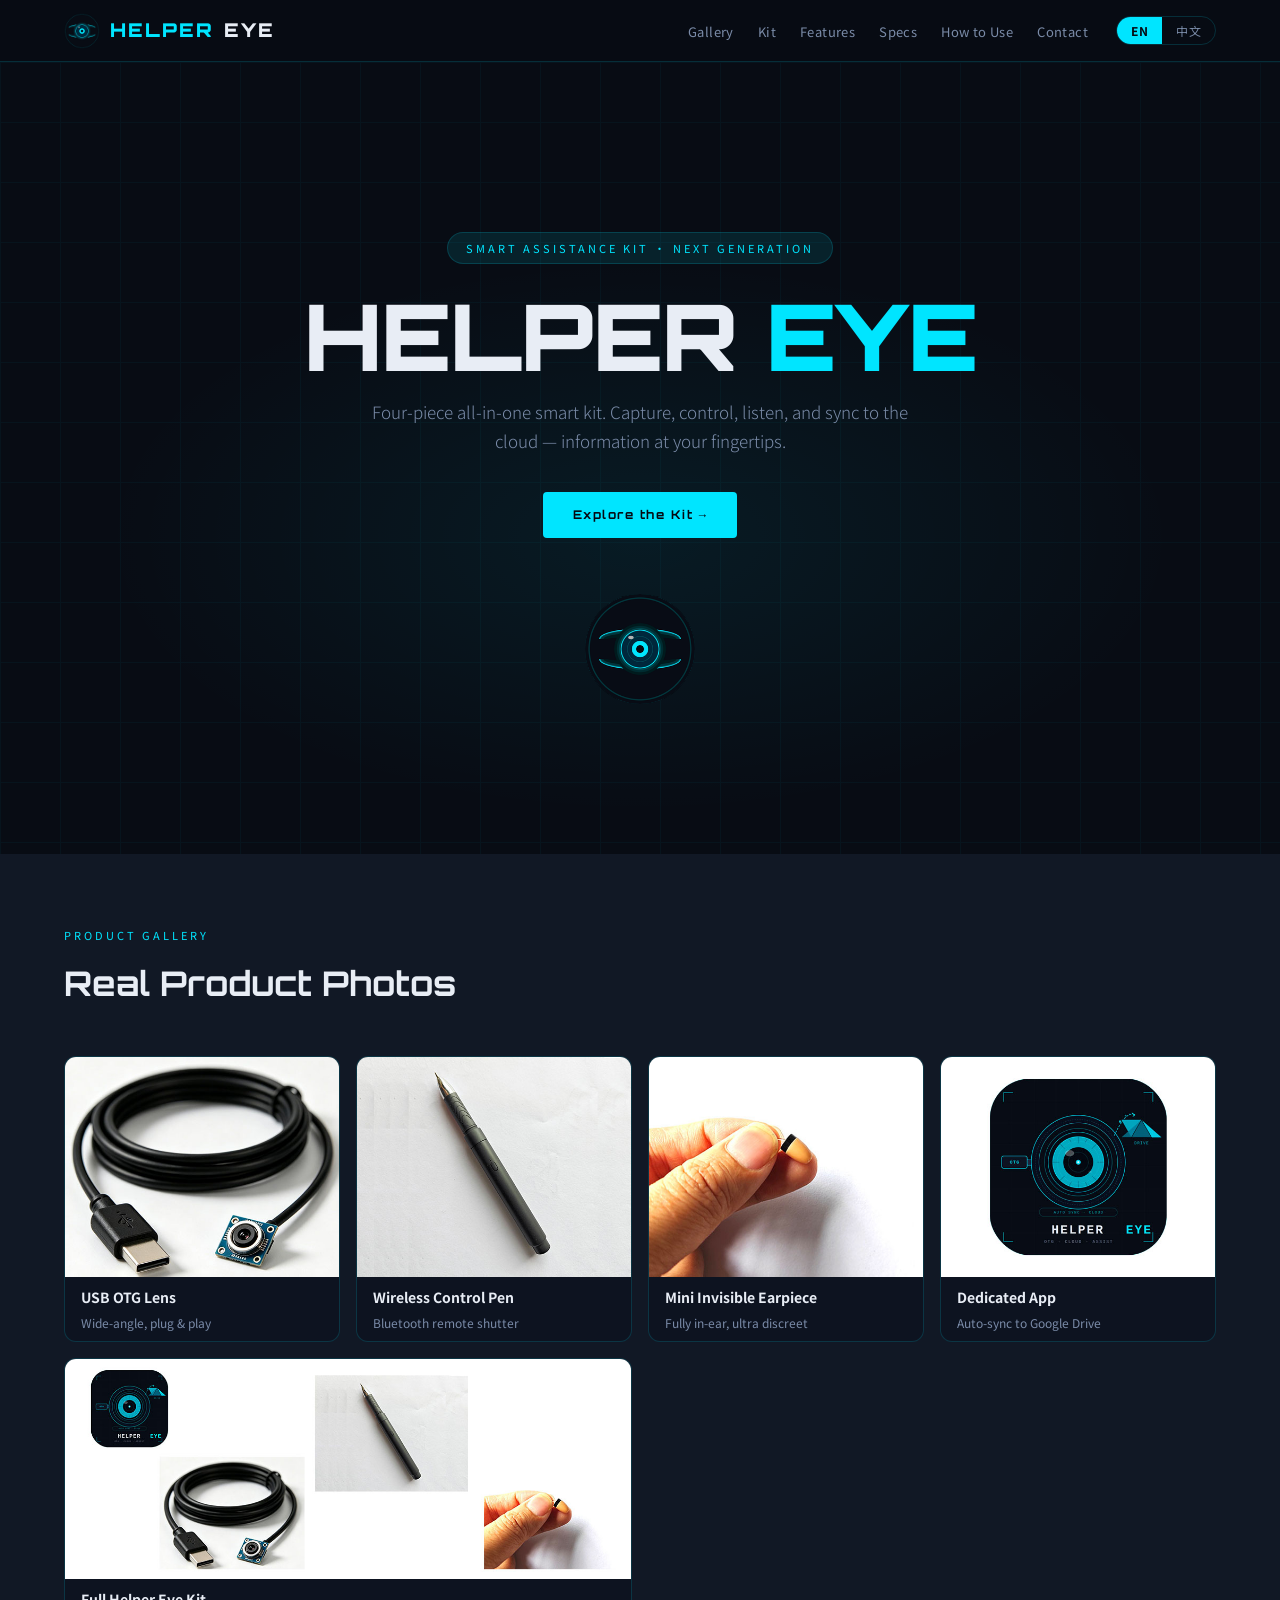
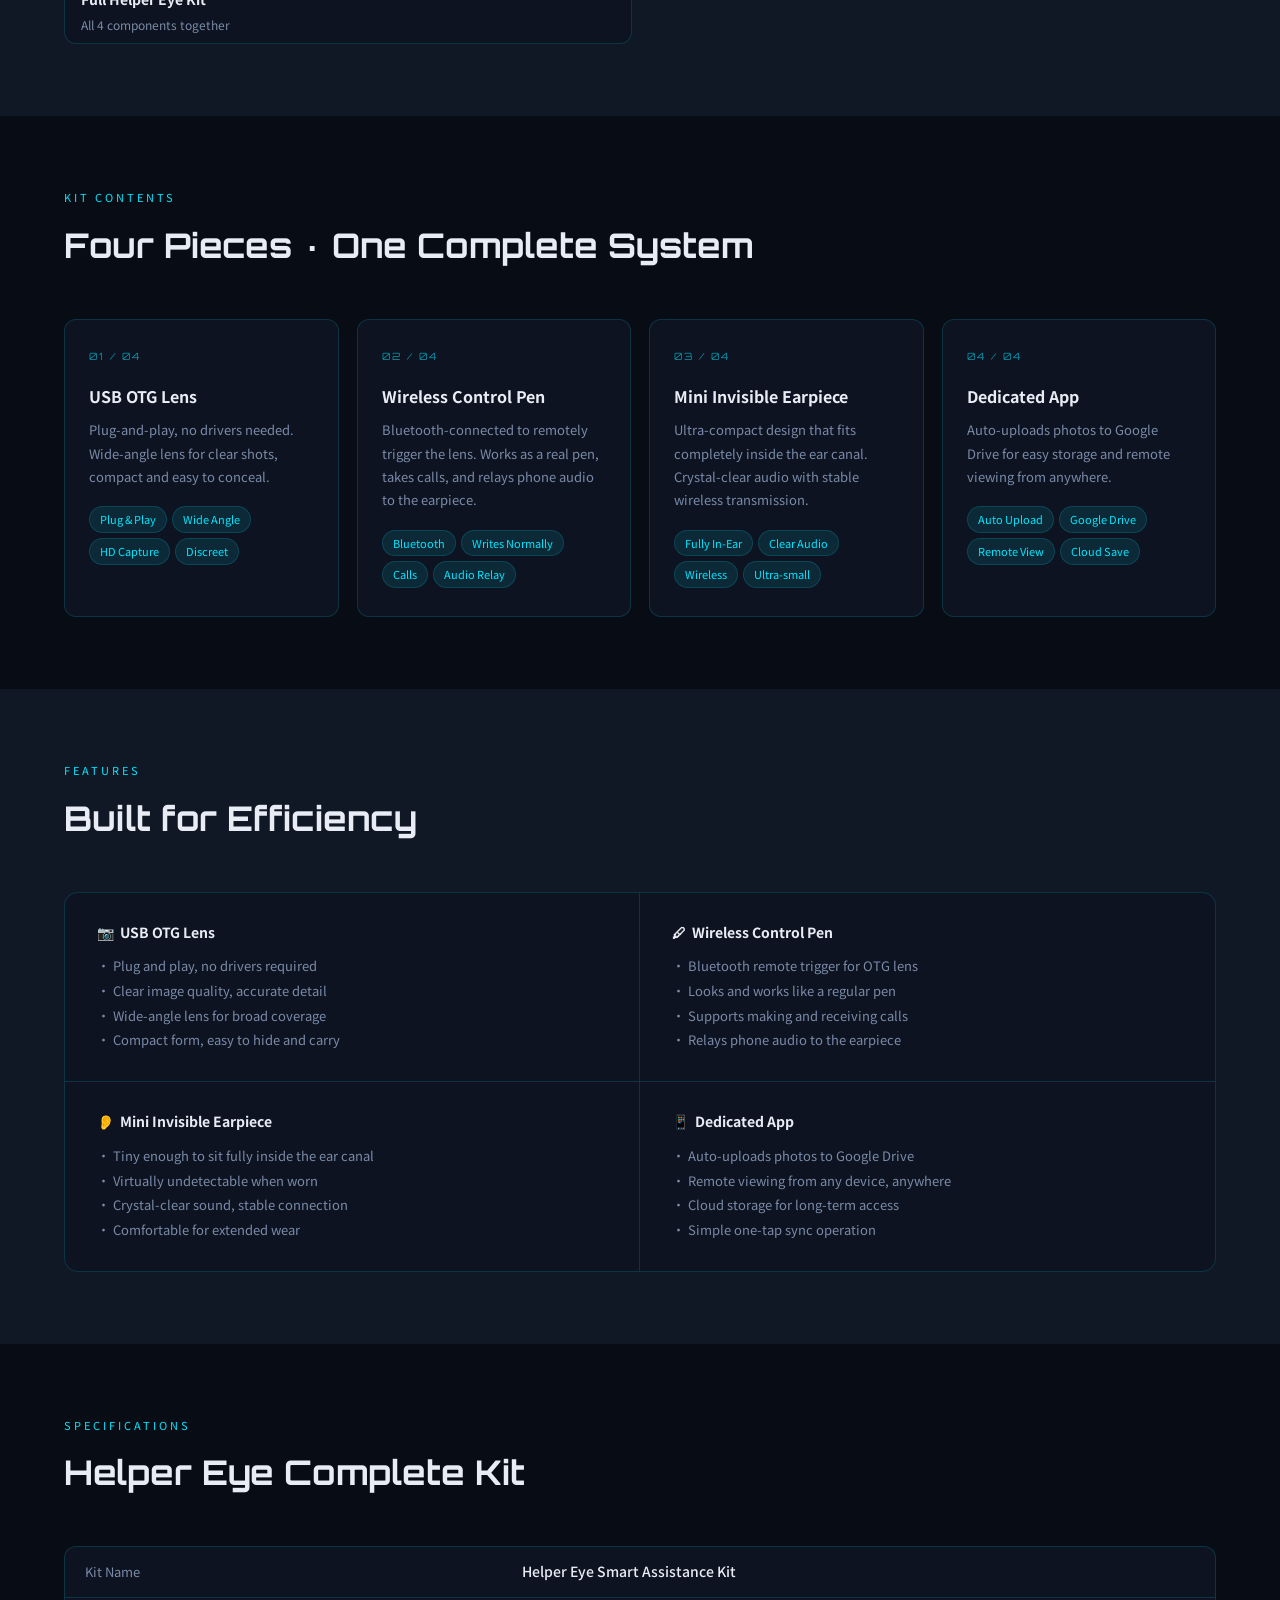
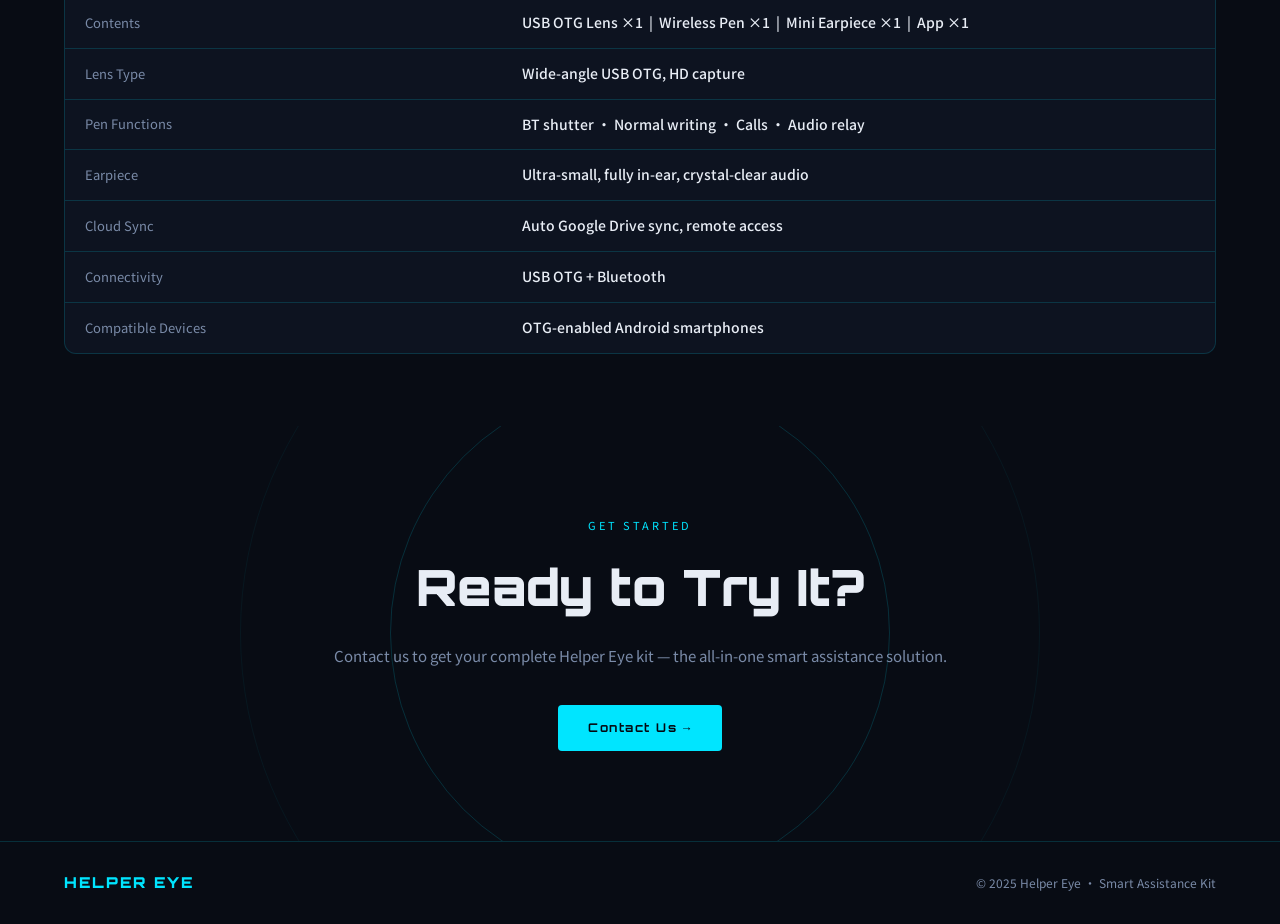
<file: index.html>
<!DOCTYPE html>
<html lang="en">
<head>
  <meta charset="UTF-8">
  <meta name="viewport" content="width=device-width, initial-scale=1.0">
  <title>Helper Eye — Smart Assistance Kit</title>
  <link rel="icon" href="favicon.ico" type="image/x-icon">
  <link rel="apple-touch-icon" href="favicon-180.png">
  <link rel="stylesheet" href="style.css">
  <link href="https://fonts.googleapis.com/css2?family=Orbitron:wght@400;700;900&family=Noto+Sans+SC:wght@300;400;500;700&display=swap" rel="stylesheet">
</head>
<body>

<!-- NAV -->
<nav>
  <a href="#" class="nav-logo"><img src="favicon-180.png" alt="Helper Eye Logo" class="nav-logo-img">HELPER <span>EYE</span></a>
  <div class="nav-right">
    <ul class="nav-links" id="nav-links">
      <li><a href="#gallery" onclick="closeMenu()"><span class="en">Gallery</span><span class="zh">产品图册</span></a></li>
      <li><a href="#products" onclick="closeMenu()"><span class="en">Kit</span><span class="zh">套装内容</span></a></li>
      <li><a href="#features" onclick="closeMenu()"><span class="en">Features</span><span class="zh">产品特点</span></a></li>
      <li><a href="#specs" onclick="closeMenu()"><span class="en">Specs</span><span class="zh">规格</span></a></li>
      <li><a href="how-to-use.html" onclick="closeMenu()"><span class="en">How to Use</span><span class="zh">使用方式</span></a></li>
      <li><a href="contact.html" onclick="closeMenu()"><span class="en">Contact</span><span class="zh">联系</span></a></li>
      <li class="mobile-lang">
        <button class="lang-btn" id="mob-btn-en" onclick="setLang('en')">EN</button>
        <button class="lang-btn" id="mob-btn-zh" onclick="setLang('zh')">中文</button>
      </li>
    </ul>
    <div class="lang-toggle">
      <button class="lang-btn active" id="btn-en" onclick="setLang('en')">EN</button>
      <button class="lang-btn" id="btn-zh" onclick="setLang('zh')">中文</button>
    </div>
    <button class="hamburger" id="hamburger" onclick="toggleMenu()" aria-label="Menu">
      <span></span><span></span><span></span>
    </button>
  </div>
</nav>
<div class="nav-overlay" id="nav-overlay" onclick="closeMenu()"></div>

<!-- HERO -->
<section class="hero">
  <div class="hero-bg"></div>
  <div class="grid-bg"></div>
  <div class="hero-badge">
    <span class="en">Smart Assistance Kit · Next Generation</span>
    <span class="zh">智能辅助套装 · 全新一代</span>
  </div>
  <h1>HELPER <span class="accent">EYE</span></h1>
  <p class="hero-sub">
    <span class="en">Four-piece all-in-one smart kit. Capture, control, listen, and sync to the cloud — information at your fingertips.</span>
    <span class="zh">四件套装，一体化智能解决方案。拍摄、遥控、传音、云端同步，让信息触手可及。</span>
  </p>
  <a href="#products" class="hero-cta">
    <span class="en">Explore the Kit →</span>
    <span class="zh">查看套装内容 →</span>
  </a>
  <div class="hero-logo-wrap">
    <img src="images/logo.png" alt="Helper Eye Logo" class="hero-logo-img">
    <div class="hero-logo-ring r1"></div>
    <div class="hero-logo-ring r2"></div>
  </div>
</section>

<!-- GALLERY -->
<section id="gallery" class="bg-dark">
  <div class="section-label"><span class="en">Product Gallery</span><span class="zh">产品图册</span></div>
  <div class="section-title"><span class="en">Real Product Photos</span><span class="zh">产品实拍图</span></div>
  <div class="gallery-grid">

    <!-- 01 USB OTG Lens -->
    <div class="gallery-card">
      <img src="images/otg-lens.jpg" alt="USB OTG Lens" class="gallery-img">
      <div class="gallery-label">
        <div class="gallery-label-title"><span class="en">USB OTG Lens</span><span class="zh">USB OTG 镜头</span></div>
        <div class="gallery-label-sub"><span class="en">Wide-angle, plug &amp; play</span><span class="zh">广角镜头，即插即用</span></div>
      </div>
    </div>

    <!-- 02 Wireless Pen — REAL PHOTO -->
    <div class="gallery-card">
      <img src="images/wireless-pen.jpg" alt="Wireless Control Pen" class="gallery-img">
      <div class="gallery-label">
        <div class="gallery-label-title"><span class="en">Wireless Control Pen</span><span class="zh">无线遥控笔</span></div>
        <div class="gallery-label-sub"><span class="en">Bluetooth remote shutter</span><span class="zh">蓝牙遥控拍照</span></div>
      </div>
    </div>

    <!-- 03 Earpiece -->
    <div class="gallery-card">
      <img src="images/earpiece.jpg" alt="Mini Invisible Earpiece" class="gallery-img">
      <div class="gallery-label">
        <div class="gallery-label-title"><span class="en">Mini Invisible Earpiece</span><span class="zh">迷你隐形耳机</span></div>
        <div class="gallery-label-sub"><span class="en">Fully in-ear, ultra discreet</span><span class="zh">完全入耳，超小隐形</span></div>
      </div>
    </div>

    <!-- 04 App -->
    <div class="gallery-card">
      <img src="images/app-screenshot.jpg" alt="Dedicated App" class="gallery-img">
      <div class="gallery-label">
        <div class="gallery-label-title"><span class="en">Dedicated App</span><span class="zh">配套专属 APP</span></div>
        <div class="gallery-label-sub"><span class="en">Auto-sync to Google Drive</span><span class="zh">自动上传谷歌云盘</span></div>
      </div>
    </div>

    <!-- 05 Full Kit (wide) -->
    <div class="gallery-card gallery-wide style="aspect-ratio:16/6">
      <img src="images/full-kit.jpg" alt="Full Helper Eye Kit" class="gallery-img">
      <div class="gallery-label">
        <div class="gallery-label-title"><span class="en">Full Helper Eye Kit</span><span class="zh">Helper Eye 完整套装</span></div>
        <div class="gallery-label-sub"><span class="en">All 4 components together</span><span class="zh">四件套装完整展示</span></div>
      </div>
    </div>

  </div>
</section>

<!-- KIT CONTENTS -->
<section id="products">
  <div class="section-label"><span class="en">Kit Contents</span><span class="zh">套装内容</span></div>
  <div class="section-title"><span class="en">Four Pieces · One Complete System</span><span class="zh">四件一体 · 完整套装</span></div>
  <div class="products-grid">

    <div class="product-card">
      <div class="card-num">01 / 04</div>
      <div class="card-title"><span class="en">USB OTG Lens</span><span class="zh">USB OTG 镜头</span></div>
      <div class="card-desc"><span class="en">Plug-and-play, no drivers needed. Wide-angle lens for clear shots, compact and easy to conceal.</span><span class="zh">即插即用，无需驱动。广角镜头拍照清晰，体积小巧，容易隐藏。</span></div>
      <div class="card-tags">
        <span class="tag"><span class="en">Plug &amp; Play</span><span class="zh">即插即用</span></span>
        <span class="tag"><span class="en">Wide Angle</span><span class="zh">广角镜头</span></span>
        <span class="tag"><span class="en">HD Capture</span><span class="zh">高清拍摄</span></span>
        <span class="tag"><span class="en">Discreet</span><span class="zh">易隐藏</span></span>
      </div>
    </div>

    <div class="product-card">
      <div class="card-num">02 / 04</div>
      <div class="card-title"><span class="en">Wireless Control Pen</span><span class="zh">无线遥控笔</span></div>
      <div class="card-desc"><span class="en">Bluetooth-connected to remotely trigger the lens. Works as a real pen, takes calls, and relays phone audio to the earpiece.</span><span class="zh">蓝牙遥控镜头拍照，可正常书写，可接听电话，可将手机声音传送给隐形耳机。</span></div>
      <div class="card-tags">
        <span class="tag"><span class="en">Bluetooth</span><span class="zh">蓝牙遥控</span></span>
        <span class="tag"><span class="en">Writes Normally</span><span class="zh">可正常书写</span></span>
        <span class="tag"><span class="en">Calls</span><span class="zh">接听电话</span></span>
        <span class="tag"><span class="en">Audio Relay</span><span class="zh">声音传送</span></span>
      </div>
    </div>

    <div class="product-card">
      <div class="card-num">03 / 04</div>
      <div class="card-title"><span class="en">Mini Invisible Earpiece</span><span class="zh">无线迷你隐形耳机</span></div>
      <div class="card-desc"><span class="en">Ultra-compact design that fits completely inside the ear canal. Crystal-clear audio with stable wireless transmission.</span><span class="zh">超小体积，可完全放进耳道，佩戴隐蔽。声音清晰，无线传输稳定。</span></div>
      <div class="card-tags">
        <span class="tag"><span class="en">Fully In-Ear</span><span class="zh">完全隐形</span></span>
        <span class="tag"><span class="en">Clear Audio</span><span class="zh">声音清晰</span></span>
        <span class="tag"><span class="en">Wireless</span><span class="zh">无线传输</span></span>
        <span class="tag"><span class="en">Ultra-small</span><span class="zh">超小体积</span></span>
      </div>
    </div>

    <div class="product-card">
      <div class="card-num">04 / 04</div>
      <div class="card-title"><span class="en">Dedicated App</span><span class="zh">配套专属 APP</span></div>
      <div class="card-desc"><span class="en">Auto-uploads photos to Google Drive for easy storage and remote viewing from anywhere.</span><span class="zh">自动上传图片至谷歌云盘，支持远程查看与方便保存，数据安全有保障。</span></div>
      <div class="card-tags">
        <span class="tag"><span class="en">Auto Upload</span><span class="zh">自动上传</span></span>
        <span class="tag">Google Drive</span>
        <span class="tag"><span class="en">Remote View</span><span class="zh">远程查看</span></span>
        <span class="tag"><span class="en">Cloud Save</span><span class="zh">方便保存</span></span>
      </div>
    </div>

  </div>
</section>

<!-- FEATURES -->
<section id="features" class="bg-dark">
  <div class="section-label"><span class="en">Features</span><span class="zh">产品特点</span></div>
  <div class="section-title"><span class="en">Built for Efficiency</span><span class="zh">专为效率而生</span></div>
  <div class="features-wrap">
    <div class="feature-row">
      <div class="feature-cell">
        <div class="feature-name">📷 &nbsp;<span class="en">USB OTG Lens</span><span class="zh">USB OTG 镜头</span></div>
        <div class="feature-detail">
          <span class="en">· Plug and play, no drivers required<br>· Clear image quality, accurate detail<br>· Wide-angle lens for broad coverage<br>· Compact form, easy to hide and carry</span>
          <span class="zh">· 即插即用，无需任何驱动<br>· 拍照画质清晰，细节还原准确<br>· 广角镜头，视野范围广<br>· 体积小巧，容易隐藏携带</span>
        </div>
      </div>
      <div class="feature-cell">
        <div class="feature-name">🖊 &nbsp;<span class="en">Wireless Control Pen</span><span class="zh">无线遥控笔</span></div>
        <div class="feature-detail">
          <span class="en">· Bluetooth remote trigger for OTG lens<br>· Looks and works like a regular pen<br>· Supports making and receiving calls<br>· Relays phone audio to the earpiece</span>
          <span class="zh">· 蓝牙遥控 USB OTG 镜头拍照<br>· 外观正常，可日常书写使用<br>· 支持接听和拨打电话<br>· 可将手机声音传送至隐形耳机</span>
        </div>
      </div>
    </div>
    <div class="feature-row">
      <div class="feature-cell">
        <div class="feature-name">👂 &nbsp;<span class="en">Mini Invisible Earpiece</span><span class="zh">迷你隐形耳机</span></div>
        <div class="feature-detail">
          <span class="en">· Tiny enough to sit fully inside the ear canal<br>· Virtually undetectable when worn<br>· Crystal-clear sound, stable connection<br>· Comfortable for extended wear</span>
          <span class="zh">· 超小设计，可完全放进耳道<br>· 佩戴后外观隐蔽，不易察觉<br>· 声音清晰，传输稳定不断音<br>· 舒适佩戴，长时间使用无负担</span>
        </div>
      </div>
      <div class="feature-cell">
        <div class="feature-name">📱 &nbsp;<span class="en">Dedicated App</span><span class="zh">专属 APP</span></div>
        <div class="feature-detail">
          <span class="en">· Auto-uploads photos to Google Drive<br>· Remote viewing from any device, anywhere<br>· Cloud storage for long-term access<br>· Simple one-tap sync operation</span>
          <span class="zh">· 拍摄后自动上传谷歌云盘<br>· 支持随时随地远程查看图片<br>· 云端存储，方便长期保存<br>· 操作简单，一键完成同步</span>
        </div>
      </div>
    </div>
  </div>
</section>

<!-- SPECS -->
<section id="specs">
  <div class="section-label"><span class="en">Specifications</span><span class="zh">套装规格</span></div>
  <div class="section-title"><span class="en">Helper Eye Complete Kit</span><span class="zh">Helper Eye 完整套装</span></div>
  <div class="spec-wrap">
    <table class="spec-table">
      <tr>
        <td><span class="en">Kit Name</span><span class="zh">套装名称</span></td>
        <td>Helper Eye Smart Assistance Kit</td>
      </tr>
      <tr>
        <td><span class="en">Contents</span><span class="zh">套装内容</span></td>
        <td><span class="en">USB OTG Lens ×1 &nbsp;|&nbsp; Wireless Pen ×1 &nbsp;|&nbsp; Mini Earpiece ×1 &nbsp;|&nbsp; App ×1</span><span class="zh">USB OTG 镜头 ×1 &nbsp;|&nbsp; 遥控笔 ×1 &nbsp;|&nbsp; 隐形耳机 ×1 &nbsp;|&nbsp; 专属 APP ×1</span></td>
      </tr>
      <tr>
        <td><span class="en">Lens Type</span><span class="zh">镜头类型</span></td>
        <td><span class="en">Wide-angle USB OTG, HD capture</span><span class="zh">广角 USB OTG 镜头，高清拍摄</span></td>
      </tr>
      <tr>
        <td><span class="en">Pen Functions</span><span class="zh">遥控笔功能</span></td>
        <td><span class="en">BT shutter · Normal writing · Calls · Audio relay</span><span class="zh">蓝牙遥控拍照 · 正常书写 · 接听电话 · 声音传送</span></td>
      </tr>
      <tr>
        <td><span class="en">Earpiece</span><span class="zh">耳机特点</span></td>
        <td><span class="en">Ultra-small, fully in-ear, crystal-clear audio</span><span class="zh">超小隐形，完全入耳，声音清晰</span></td>
      </tr>
      <tr>
        <td><span class="en">Cloud Sync</span><span class="zh">云端同步</span></td>
        <td><span class="en">Auto Google Drive sync, remote access</span><span class="zh">谷歌云盘自动同步，支持远程查看</span></td>
      </tr>
      <tr>
        <td><span class="en">Connectivity</span><span class="zh">连接方式</span></td>
        <td>USB OTG + Bluetooth</td>
      </tr>
      <tr>
        <td><span class="en">Compatible Devices</span><span class="zh">适用设备</span></td>
        <td><span class="en">OTG-enabled Android smartphones</span><span class="zh">支持 OTG 的 Android 手机</span></td>
      </tr>
    </table>
  </div>
</section>

<!-- CTA / CONTACT -->
<section class="cta-section" id="contact">
  <div class="cta-ring r1"></div>
  <div class="cta-ring r2"></div>
  <div class="section-label"><span class="en">Get Started</span><span class="zh">立即获取</span></div>
  <div class="cta-title"><span class="en">Ready to Try It?</span><span class="zh">准备好了吗？</span></div>
  <p class="cta-sub">
    <span class="en">Contact us to get your complete Helper Eye kit — the all-in-one smart assistance solution.</span>
    <span class="zh">联系我们获取 Helper Eye 完整套装，体验四件合一的智能辅助方案。</span>
  </p>
  <a href="contact.html" class="hero-cta">
    <span class="en">Contact Us →</span>
    <span class="zh">立即联系我们 →</span>
  </a>
</section>

<!-- FOOTER -->
<footer>
  <div class="footer-logo">HELPER EYE</div>
  <div class="footer-copy">© 2025 Helper Eye · <span class="en">Smart Assistance Kit</span><span class="zh">智能辅助套装</span></div>
</footer>

<script src="script.js"></script>
</body>
</html>
</file>
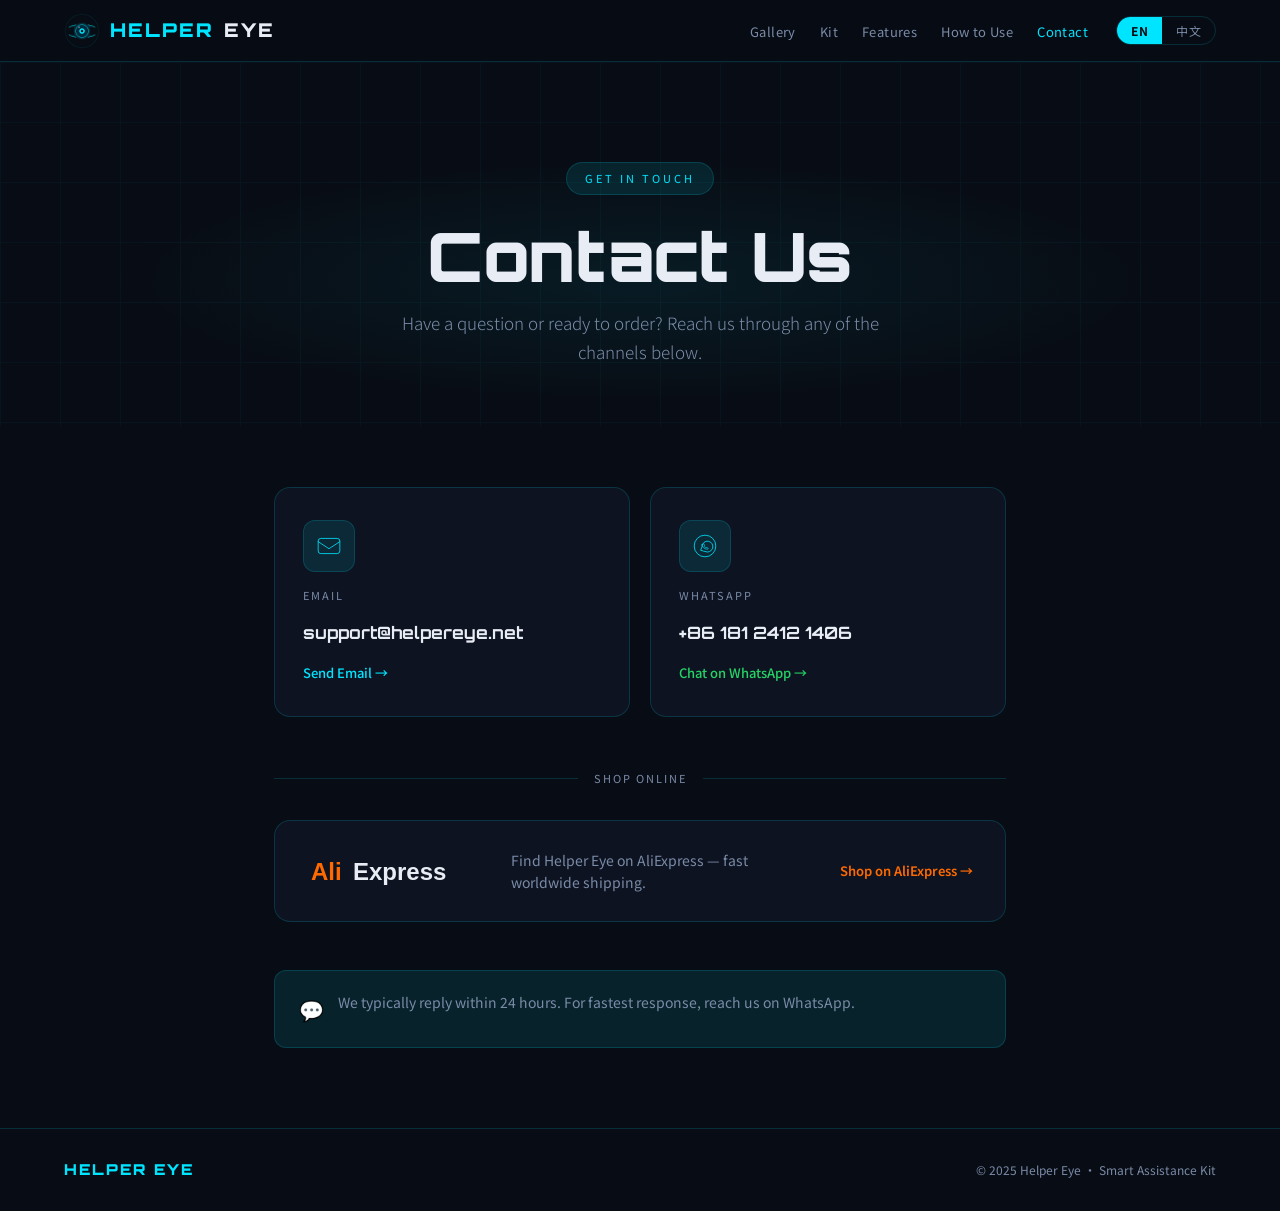
<file: contact.html>
<!DOCTYPE html>
<html lang="en">
<head>
  <meta charset="UTF-8">
  <meta name="viewport" content="width=device-width, initial-scale=1.0">
  <title>Helper Eye — Contact</title>
  <link rel="icon" href="favicon.ico" type="image/x-icon">
  <link rel="apple-touch-icon" href="favicon-180.png">
  <link rel="stylesheet" href="style.css">
  <link rel="stylesheet" href="contact.css">
  <link href="https://fonts.googleapis.com/css2?family=Orbitron:wght@400;700;900&family=Noto+Sans+SC:wght@300;400;500;700&display=swap" rel="stylesheet">
</head>
<body>

<!-- NAV -->
<nav>
  <a href="index.html" class="nav-logo"><img src="favicon-180.png" alt="Helper Eye Logo" class="nav-logo-img">HELPER <span>EYE</span></a>
  <div class="nav-right">
    <ul class="nav-links" id="nav-links">
      <li><a href="index.html#gallery" onclick="closeMenu()"><span class="en">Gallery</span><span class="zh">产品图册</span></a></li>
      <li><a href="index.html#products" onclick="closeMenu()"><span class="en">Kit</span><span class="zh">套装内容</span></a></li>
      <li><a href="index.html#features" onclick="closeMenu()"><span class="en">Features</span><span class="zh">产品特点</span></a></li>
      <li><a href="how-to-use.html" onclick="closeMenu()"><span class="en">How to Use</span><span class="zh">使用方式</span></a></li>
      <li><a href="contact.html" class="nav-active" onclick="closeMenu()"><span class="en">Contact</span><span class="zh">联系</span></a></li>
      <li class="mobile-lang">
        <button class="lang-btn" id="mob-btn-en" onclick="setLang('en')">EN</button>
        <button class="lang-btn" id="mob-btn-zh" onclick="setLang('zh')">中文</button>
      </li>
    </ul>
    <div class="lang-toggle">
      <button class="lang-btn active" id="btn-en" onclick="setLang('en')">EN</button>
      <button class="lang-btn" id="btn-zh" onclick="setLang('zh')">中文</button>
    </div>
    <button class="hamburger" id="hamburger" onclick="toggleMenu()" aria-label="Menu">
      <span></span><span></span><span></span>
    </button>
  </div>
</nav>
<div class="nav-overlay" id="nav-overlay" onclick="closeMenu()"></div>

<!-- PAGE HERO -->
<section class="page-hero">
  <div class="hero-bg"></div>
  <div class="grid-bg"></div>
  <div class="hero-badge">
    <span class="en">Get in Touch</span>
    <span class="zh">联系我们</span>
  </div>
  <h1 class="page-title">
    <span class="en">Contact <span class="accent">Us</span></span>
    <span class="zh">联系<span class="accent">我们</span></span>
  </h1>
  <p class="page-sub">
    <span class="en">Have a question or ready to order? Reach us through any of the channels below.</span>
    <span class="zh">有任何问题或准备下单？通过以下方式联系我们。</span>
  </p>
</section>

<!-- CONTACT CARDS -->
<section class="contact-section">

  <div class="contact-grid">

    <!-- Email -->
    <a href="mailto:support@helpereye.net" class="contact-card">
      <div class="contact-card-icon">
        <svg viewBox="0 0 48 48" fill="none" xmlns="http://www.w3.org/2000/svg">
          <rect x="4" y="10" width="40" height="28" rx="5" stroke="#00e5ff" stroke-width="1.5"/>
          <path d="M4 16l20 13 20-13" stroke="#00e5ff" stroke-width="1.5" stroke-linecap="round" stroke-linejoin="round"/>
        </svg>
      </div>
      <div class="contact-card-label">
        <span class="en">Email</span><span class="zh">电子邮件</span>
      </div>
      <div class="contact-card-value">support@helpereye.net</div>
      <div class="contact-card-action">
        <span class="en">Send Email →</span><span class="zh">发送邮件 →</span>
      </div>
    </a>

    <!-- WhatsApp -->
    <a href="https://wa.me/8618124121406" target="_blank" class="contact-card whatsapp-card">
      <div class="contact-card-icon">
        <svg viewBox="0 0 48 48" fill="none" xmlns="http://www.w3.org/2000/svg">
          <circle cx="24" cy="24" r="20" stroke="#00e5ff" stroke-width="1.5"/>
          <path d="M16 32l2.5-7A10 10 0 1 1 24 34a9.9 9.9 0 0 1-5.5-1.6L16 32z" stroke="#00e5ff" stroke-width="1.5" stroke-linejoin="round"/>
          <path d="M20 21c0-.6.4-1 1-1h.5c.3 0 .5.2.6.4l1 2.5c.1.3 0 .6-.2.8l-.6.6c.7 1.3 1.9 2.5 3.2 3.2l.6-.6c.2-.2.5-.3.8-.2l2.5 1c.3.1.4.4.4.6V29c0 .6-.4 1-1 1C22.7 30 18 25.3 18 21z" stroke="#00e5ff" stroke-width="1.2" stroke-linejoin="round"/>
        </svg>
      </div>
      <div class="contact-card-label">WhatsApp</div>
      <div class="contact-card-value">+86 181 2412 1406</div>
      <div class="contact-card-action">
        <span class="en">Chat on WhatsApp →</span><span class="zh">WhatsApp 联系 →</span>
      </div>
    </a>

  </div>

  <!-- DIVIDER -->
  <div class="contact-divider">
    <div class="divider-line-h"></div>
    <div class="divider-label">
      <span class="en">Shop Online</span><span class="zh">在线购买</span>
    </div>
    <div class="divider-line-h"></div>
  </div>

  <!-- E-COMMERCE -->
  <div class="shop-grid">

    <!-- AliExpress -->
    <a href="https://www.aliexpress.com" target="_blank" class="shop-card">
      <div class="shop-logo">
        <svg viewBox="0 0 180 40" fill="none" xmlns="http://www.w3.org/2000/svg">
          <text x="4" y="29" font-family="Arial, sans-serif" font-weight="700" font-size="24" fill="#FF6A00">Ali</text>
          <text x="46" y="29" font-family="Arial, sans-serif" font-weight="700" font-size="24" fill="#e8edf5">Express</text>
        </svg>
      </div>
      <div class="shop-desc">
        <span class="en">Find Helper Eye on AliExpress — fast worldwide shipping.</span>
        <span class="zh">在 AliExpress 上购买 Helper Eye，全球快速配送。</span>
      </div>
      <div class="shop-action">
        <span class="en">Shop on AliExpress →</span><span class="zh">前往 AliExpress 购买 →</span>
      </div>
    </a>

  </div>

  <!-- NOTE -->
  <div class="contact-note">
    <span class="note-icon">💬</span>
    <p>
      <span class="en">We typically reply within 24 hours. For fastest response, reach us on WhatsApp.</span>
      <span class="zh">我们通常在 24 小时内回复。如需最快回应，请通过 WhatsApp 联系我们。</span>
    </p>
  </div>

</section>

<!-- FOOTER -->
<footer>
  <div class="footer-logo">HELPER EYE</div>
  <div class="footer-copy">© 2025 Helper Eye · <span class="en">Smart Assistance Kit</span><span class="zh">智能辅助套装</span></div>
</footer>

<script src="script.js"></script>
</body>
</html>
</file>
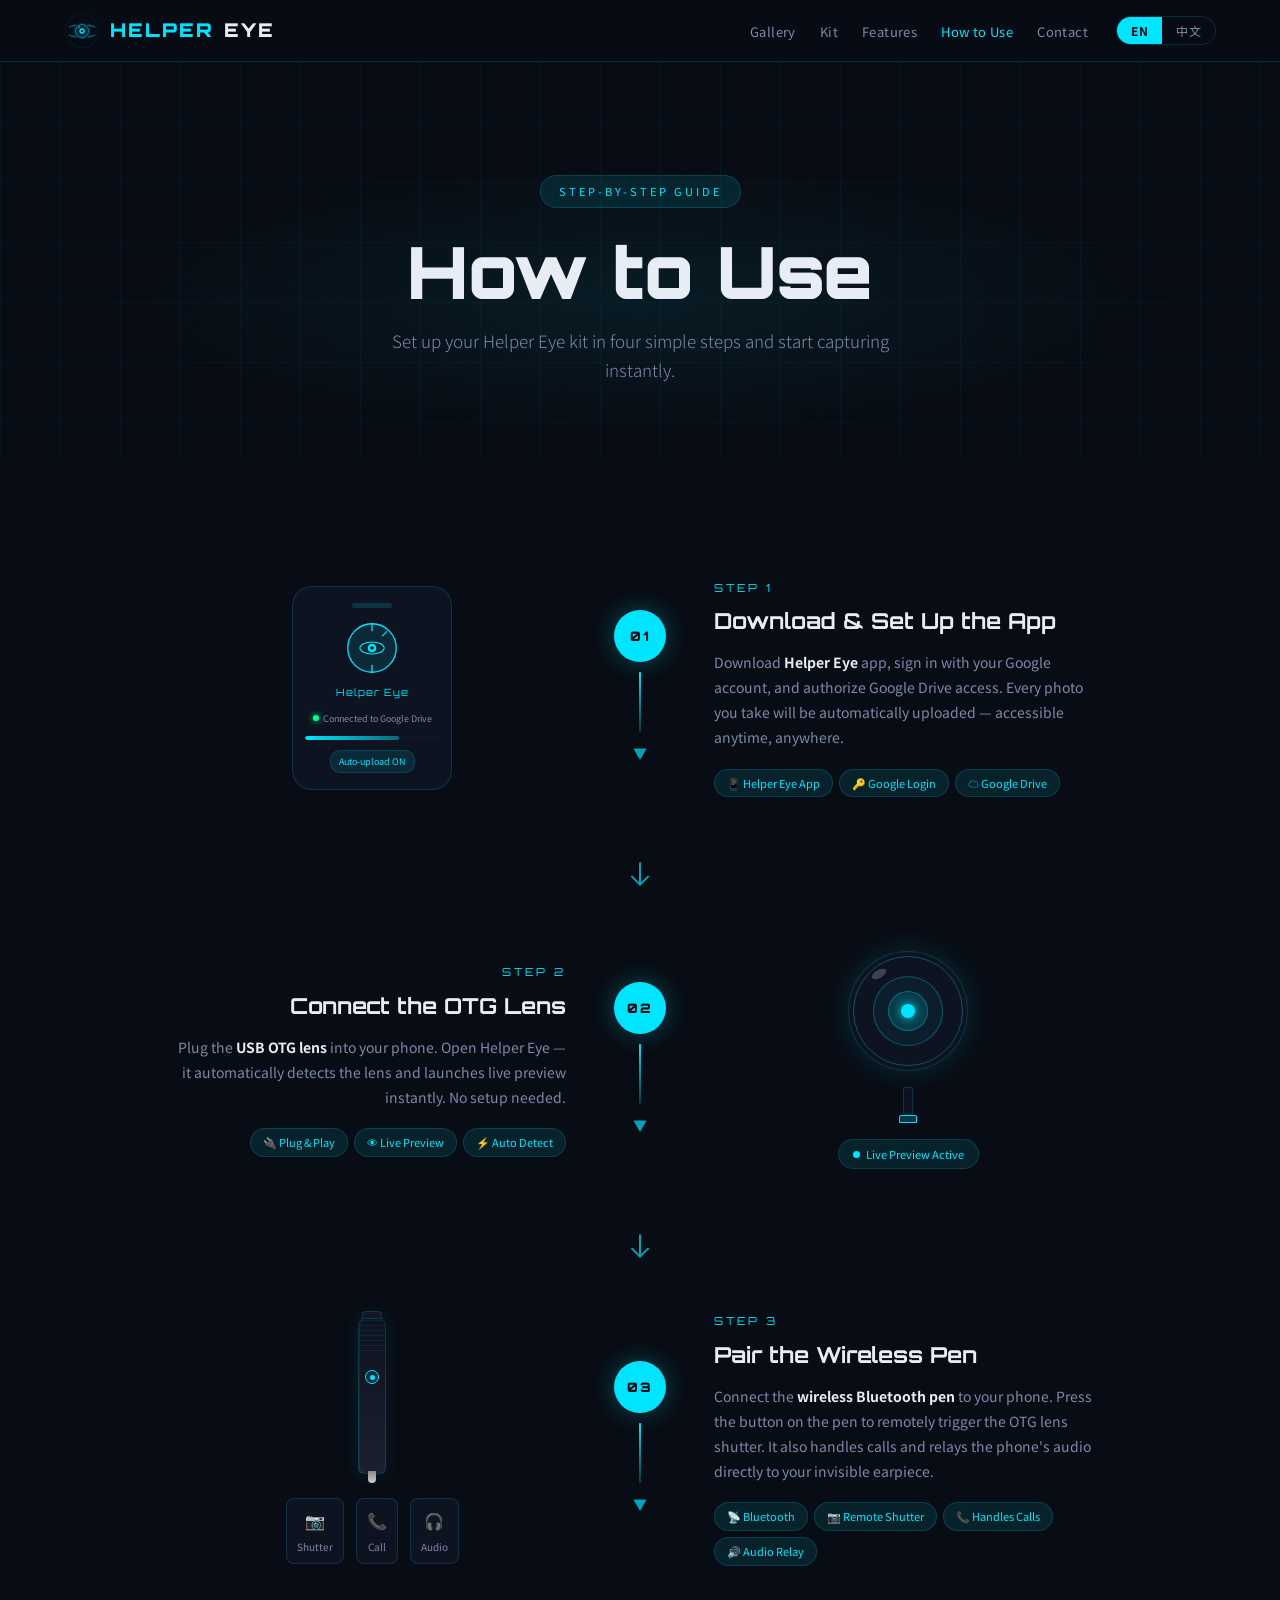
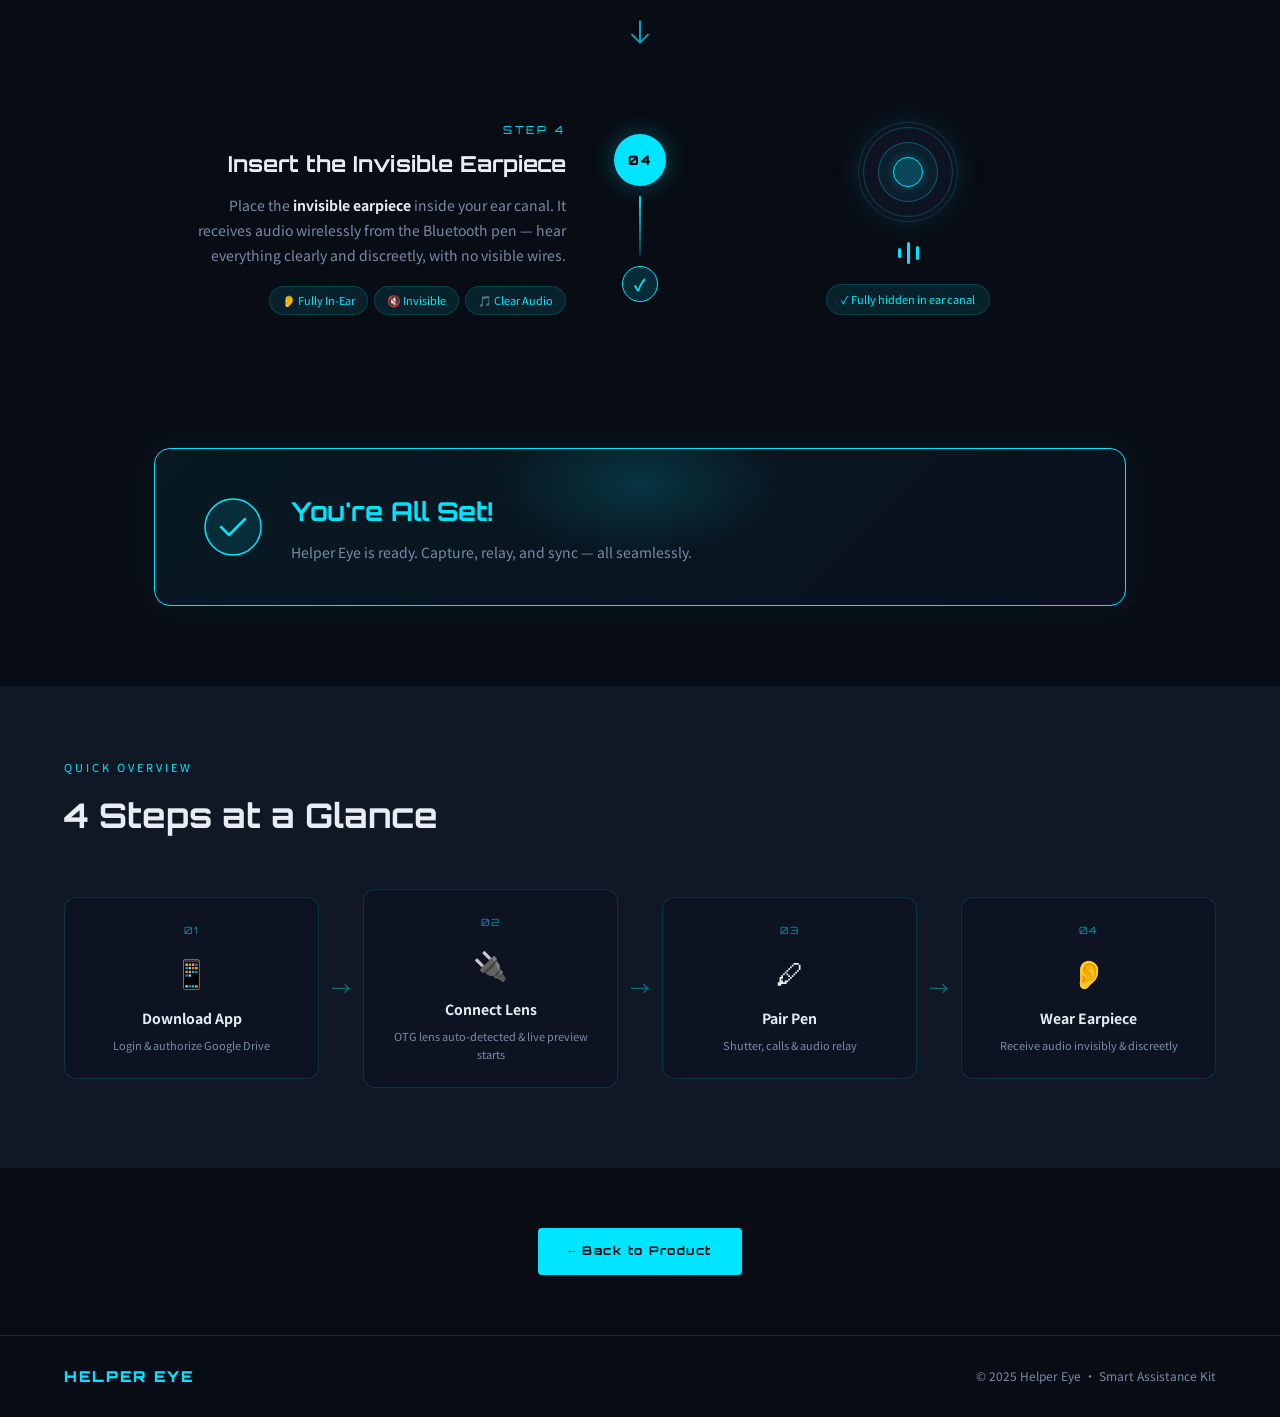
<file: how-to-use.html>
<!DOCTYPE html>
<html lang="en">
<head>
  <meta charset="UTF-8">
  <meta name="viewport" content="width=device-width, initial-scale=1.0">
  <title>Helper Eye — How to Use</title>
  <link rel="icon" href="favicon.ico" type="image/x-icon">
  <link rel="apple-touch-icon" href="favicon-180.png">
  <link rel="stylesheet" href="style.css">
  <link rel="stylesheet" href="how-to-use.css">
  <link href="https://fonts.googleapis.com/css2?family=Orbitron:wght@400;700;900&family=Noto+Sans+SC:wght@300;400;500;700&display=swap" rel="stylesheet">
</head>
<body>

<!-- NAV -->
<nav>
  <a href="index.html" class="nav-logo"><img src="favicon-180.png" alt="Helper Eye Logo" class="nav-logo-img">HELPER <span>EYE</span></a>
  <div class="nav-right">
    <ul class="nav-links" id="nav-links">
      <li><a href="index.html#gallery" onclick="closeMenu()"><span class="en">Gallery</span><span class="zh">产品图册</span></a></li>
      <li><a href="index.html#products" onclick="closeMenu()"><span class="en">Kit</span><span class="zh">套装内容</span></a></li>
      <li><a href="index.html#features" onclick="closeMenu()"><span class="en">Features</span><span class="zh">产品特点</span></a></li>
      <li><a href="how-to-use.html" class="nav-active" onclick="closeMenu()"><span class="en">How to Use</span><span class="zh">使用方式</span></a></li>
      <li><a href="contact.html" onclick="closeMenu()"><span class="en">Contact</span><span class="zh">联系</span></a></li>
      <li class="mobile-lang">
        <button class="lang-btn" id="mob-btn-en" onclick="setLang('en')">EN</button>
        <button class="lang-btn" id="mob-btn-zh" onclick="setLang('zh')">中文</button>
      </li>
    </ul>
    <div class="lang-toggle">
      <button class="lang-btn active" id="btn-en" onclick="setLang('en')">EN</button>
      <button class="lang-btn" id="btn-zh" onclick="setLang('zh')">中文</button>
    </div>
    <button class="hamburger" id="hamburger" onclick="toggleMenu()" aria-label="Menu">
      <span></span><span></span><span></span>
    </button>
  </div>
</nav>
<div class="nav-overlay" id="nav-overlay" onclick="closeMenu()"></div>

<!-- PAGE HERO -->
<section class="page-hero">
  <div class="hero-bg"></div>
  <div class="grid-bg"></div>
  <div class="hero-badge">
    <span class="en">Step-by-Step Guide</span>
    <span class="zh">使用步骤说明</span>
  </div>
  <h1 class="page-title"><span class="en">How to <span class="accent">Use</span></span><span class="zh">使用<span class="accent">方式</span></span></h1>
  <p class="page-sub">
    <span class="en">Set up your Helper Eye kit in four simple steps and start capturing instantly.</span>
    <span class="zh">四个步骤，快速完成 Helper Eye 套装配置，立即开始使用。</span>
  </p>
</section>

<!-- FLOWCHART -->
<section class="flow-section">

  <!-- STEP 1 -->
  <div class="step-block" id="step1">
    <div class="step-side left">
      <div class="step-visual app-visual">
        <div class="phone-frame">
          <div class="phone-screen">
            <div class="app-icon">
              <svg viewBox="0 0 60 60" fill="none" xmlns="http://www.w3.org/2000/svg">
                <circle cx="30" cy="30" r="28" fill="rgba(0,229,255,0.1)" stroke="#00e5ff" stroke-width="1.5"/>
                <ellipse cx="30" cy="30" rx="14" ry="7" fill="none" stroke="#00e5ff" stroke-width="1.2"/>
                <circle cx="30" cy="30" r="5" fill="#00e5ff"/>
                <circle cx="30" cy="30" r="2" fill="#050810"/>
                <line x1="30" y1="2" x2="30" y2="10" stroke="#00e5ff" stroke-width="1.5" stroke-linecap="round"/>
                <line x1="30" y1="50" x2="30" y2="58" stroke="#00e5ff" stroke-width="1.5" stroke-linecap="round"/>
                <path d="M42 16l5-5" stroke="#00e5ff" stroke-width="1.2" stroke-linecap="round"/>
              </svg>
            </div>
            <div class="app-label">Helper Eye</div>
            <div class="app-status">
              <span class="status-dot"></span>
              <span class="en">Connected to Google Drive</span>
              <span class="zh">已连接谷歌云盘</span>
            </div>
            <div class="upload-bar">
              <div class="upload-fill"></div>
            </div>
            <div class="app-tag">
              <span class="en">Auto-upload ON</span>
              <span class="zh">自动上传 已开启</span>
            </div>
          </div>
        </div>
      </div>
    </div>

    <div class="step-connector right-conn">
      <div class="step-number">01</div>
      <div class="conn-line"></div>
      <div class="conn-arrow">▼</div>
    </div>

    <div class="step-side right">
      <div class="step-content">
        <div class="step-label"><span class="en">Step 1</span><span class="zh">第一步</span></div>
        <h2 class="step-title">
          <span class="en">Download &amp; Set Up the App</span>
          <span class="zh">下载 APP 并完成配置</span>
        </h2>
        <p class="step-desc">
          <span class="en">Download <strong>Helper Eye</strong> app, sign in with your Google account, and authorize Google Drive access. Every photo you take will be automatically uploaded — accessible anytime, anywhere.</span>
          <span class="zh">下载 <strong>Helper Eye</strong> APP，登录谷歌账号，授权谷歌云盘。每张照片拍完即自动上传，随时随地访问你的照片。</span>
        </p>
        <div class="step-tags">
          <span class="stag"><span class="en">📱 Helper Eye App</span><span class="zh">📱 下载 APP</span></span>
          <span class="stag"><span class="en">🔑 Google Login</span><span class="zh">🔑 登录谷歌</span></span>
          <span class="stag"><span class="en">☁️ Google Drive</span><span class="zh">☁️ 授权云盘</span></span>
        </div>
      </div>
    </div>
  </div>

  <!-- DIVIDER ARROW -->
  <div class="flow-divider">
    <div class="divider-line"></div>
    <div class="divider-arrow">
      <svg viewBox="0 0 24 24" fill="none"><path d="M12 4v16m0 0l-6-6m6 6l6-6" stroke="#00e5ff" stroke-width="1.5" stroke-linecap="round" stroke-linejoin="round"/></svg>
    </div>
    <div class="divider-line"></div>
  </div>

  <!-- STEP 2 -->
  <div class="step-block" id="step2">
    <div class="step-side left">
      <div class="step-content">
        <div class="step-label"><span class="en">Step 2</span><span class="zh">第二步</span></div>
        <h2 class="step-title">
          <span class="en">Connect the OTG Lens</span>
          <span class="zh">连接 OTG 镜头</span>
        </h2>
        <p class="step-desc">
          <span class="en">Plug the <strong>USB OTG lens</strong> into your phone. Open Helper Eye — it automatically detects the lens and launches live preview instantly. No setup needed.</span>
          <span class="zh">将 <strong>USB OTG 镜头</strong>插入手机，打开 Helper Eye，自动识别并启动实时预览，无需任何额外配置。</span>
        </p>
        <div class="step-tags">
          <span class="stag"><span class="en">🔌 Plug &amp; Play</span><span class="zh">🔌 即插即用</span></span>
          <span class="stag"><span class="en">👁 Live Preview</span><span class="zh">👁 实时预览</span></span>
          <span class="stag"><span class="en">⚡ Auto Detect</span><span class="zh">⚡ 自动识别</span></span>
        </div>
      </div>
    </div>

    <div class="step-connector left-conn">
      <div class="step-number">02</div>
      <div class="conn-line"></div>
      <div class="conn-arrow">▼</div>
    </div>

    <div class="step-side right">
      <div class="step-visual lens-visual">
        <div class="lens-frame">
          <div class="lens-body">
            <div class="lens-circle outer"></div>
            <div class="lens-circle mid"></div>
            <div class="lens-circle inner">
              <div class="lens-dot"></div>
            </div>
            <div class="lens-shine"></div>
          </div>
          <div class="usb-plug">
            <div class="plug-body"></div>
            <div class="plug-head"></div>
          </div>
          <div class="lens-badge">
            <span class="pulse-dot"></span>
            <span class="en">Live Preview Active</span>
            <span class="zh">实时预览中</span>
          </div>
        </div>
      </div>
    </div>
  </div>

  <!-- DIVIDER ARROW -->
  <div class="flow-divider">
    <div class="divider-line"></div>
    <div class="divider-arrow">
      <svg viewBox="0 0 24 24" fill="none"><path d="M12 4v16m0 0l-6-6m6 6l6-6" stroke="#00e5ff" stroke-width="1.5" stroke-linecap="round" stroke-linejoin="round"/></svg>
    </div>
    <div class="divider-line"></div>
  </div>

  <!-- STEP 3 -->
  <div class="step-block" id="step3">
    <div class="step-side left">
      <div class="step-visual pen-visual">
        <div class="pen-frame">
          <div class="pen-body">
            <div class="pen-grip"></div>
            <div class="pen-tip"></div>
            <div class="pen-btn">
              <div class="btn-dot"></div>
            </div>
            <div class="pen-end"></div>
          </div>
          <div class="bt-waves">
            <div class="bt-wave w1"></div>
            <div class="bt-wave w2"></div>
            <div class="bt-wave w3"></div>
          </div>
          <div class="pen-actions">
            <div class="pa-item">
              <span class="pa-icon">📷</span>
              <span class="en">Shutter</span><span class="zh">拍照</span>
            </div>
            <div class="pa-item">
              <span class="pa-icon">📞</span>
              <span class="en">Call</span><span class="zh">通话</span>
            </div>
            <div class="pa-item">
              <span class="pa-icon">🎧</span>
              <span class="en">Audio</span><span class="zh">传音</span>
            </div>
          </div>
        </div>
      </div>
    </div>

    <div class="step-connector right-conn">
      <div class="step-number">03</div>
      <div class="conn-line"></div>
      <div class="conn-arrow">▼</div>
    </div>

    <div class="step-side right">
      <div class="step-content">
        <div class="step-label"><span class="en">Step 3</span><span class="zh">第三步</span></div>
        <h2 class="step-title">
          <span class="en">Pair the Wireless Pen</span>
          <span class="zh">连接无线蓝牙笔</span>
        </h2>
        <p class="step-desc">
          <span class="en">Connect the <strong>wireless Bluetooth pen</strong> to your phone. Press the button on the pen to remotely trigger the OTG lens shutter. It also handles calls and relays the phone's audio directly to your invisible earpiece.</span>
          <span class="zh">手机连接<strong>无线蓝牙笔</strong>，按下笔上的按键即可无线遥控拍照，同时可以接听电话，并将通话声音传送至隐形耳机。</span>
        </p>
        <div class="step-tags">
          <span class="stag"><span class="en">📡 Bluetooth</span><span class="zh">📡 蓝牙连接</span></span>
          <span class="stag"><span class="en">📷 Remote Shutter</span><span class="zh">📷 遥控拍照</span></span>
          <span class="stag"><span class="en">📞 Handles Calls</span><span class="zh">📞 接听电话</span></span>
          <span class="stag"><span class="en">🔊 Audio Relay</span><span class="zh">🔊 声音传送</span></span>
        </div>
      </div>
    </div>
  </div>

  <!-- DIVIDER ARROW -->
  <div class="flow-divider">
    <div class="divider-line"></div>
    <div class="divider-arrow">
      <svg viewBox="0 0 24 24" fill="none"><path d="M12 4v16m0 0l-6-6m6 6l6-6" stroke="#00e5ff" stroke-width="1.5" stroke-linecap="round" stroke-linejoin="round"/></svg>
    </div>
    <div class="divider-line"></div>
  </div>

  <!-- STEP 4 -->
  <div class="step-block" id="step4">
    <div class="step-side left">
      <div class="step-content">
        <div class="step-label"><span class="en">Step 4</span><span class="zh">第四步</span></div>
        <h2 class="step-title">
          <span class="en">Insert the Invisible Earpiece</span>
          <span class="zh">放入隐形耳机</span>
        </h2>
        <p class="step-desc">
          <span class="en">Place the <strong>invisible earpiece</strong> inside your ear canal. It receives audio wirelessly from the Bluetooth pen — hear everything clearly and discreetly, with no visible wires.</span>
          <span class="zh">将<strong>隐形耳机</strong>放入耳道内，用于接收无线蓝牙笔发送来的声音。耳机完全隐藏于耳道中，清晰接收声音，外观隐蔽。</span>
        </p>
        <div class="step-tags">
          <span class="stag"><span class="en">👂 Fully In-Ear</span><span class="zh">👂 完全入耳</span></span>
          <span class="stag"><span class="en">🔇 Invisible</span><span class="zh">🔇 外观隐蔽</span></span>
          <span class="stag"><span class="en">🎵 Clear Audio</span><span class="zh">🎵 声音清晰</span></span>
        </div>
      </div>
    </div>

    <div class="step-connector left-conn">
      <div class="step-number">04</div>
      <div class="conn-line"></div>
      <div class="conn-check">✓</div>
    </div>

    <div class="step-side right">
      <div class="step-visual ear-visual">
        <div class="ear-frame">
          <div class="earpiece-body">
            <div class="ep-outer"></div>
            <div class="ep-mid"></div>
            <div class="ep-inner"></div>
          </div>
          <div class="sound-waves">
            <div class="sw sw1"></div>
            <div class="sw sw2"></div>
            <div class="sw sw3"></div>
          </div>
          <div class="ear-badge hidden-badge">
            <span class="en">✓ Fully hidden in ear canal</span>
            <span class="zh">✓ 完全隐藏在耳道内</span>
          </div>
        </div>
      </div>
    </div>
  </div>

  <!-- READY BANNER -->
  <div class="ready-banner">
    <div class="ready-glow"></div>
    <div class="ready-content">
      <div class="ready-icon">
        <svg viewBox="0 0 60 60" fill="none" xmlns="http://www.w3.org/2000/svg">
          <circle cx="30" cy="30" r="28" fill="rgba(0,229,255,0.1)" stroke="#00e5ff" stroke-width="1.5"/>
          <path d="M18 30l8 8 16-16" stroke="#00e5ff" stroke-width="2.5" stroke-linecap="round" stroke-linejoin="round"/>
        </svg>
      </div>
      <div class="ready-text">
        <div class="ready-title">
          <span class="en">You're All Set!</span>
          <span class="zh">配置完成，开始使用！</span>
        </div>
        <div class="ready-sub">
          <span class="en">Helper Eye is ready. Capture, relay, and sync — all seamlessly.</span>
          <span class="zh">Helper Eye 已就绪，拍摄、传音、云同步，一切无缝运行。</span>
        </div>
      </div>
    </div>
  </div>

</section>

<!-- QUICK OVERVIEW -->
<section class="overview-section bg-dark">
  <div class="section-label"><span class="en">Quick Overview</span><span class="zh">流程总览</span></div>
  <div class="section-title"><span class="en">4 Steps at a Glance</span><span class="zh">四步快速回顾</span></div>
  <div class="overview-grid">
    <div class="ov-card">
      <div class="ov-num">01</div>
      <div class="ov-icon">📱</div>
      <div class="ov-title"><span class="en">Download App</span><span class="zh">下载 APP</span></div>
      <div class="ov-desc"><span class="en">Login &amp; authorize Google Drive</span><span class="zh">登录并授权谷歌云盘</span></div>
    </div>
    <div class="ov-arrow">→</div>
    <div class="ov-card">
      <div class="ov-num">02</div>
      <div class="ov-icon">🔌</div>
      <div class="ov-title"><span class="en">Connect Lens</span><span class="zh">连接镜头</span></div>
      <div class="ov-desc"><span class="en">OTG lens auto-detected &amp; live preview starts</span><span class="zh">OTG 镜头自动识别并预览</span></div>
    </div>
    <div class="ov-arrow">→</div>
    <div class="ov-card">
      <div class="ov-num">03</div>
      <div class="ov-icon">🖊</div>
      <div class="ov-title"><span class="en">Pair Pen</span><span class="zh">连接遥控笔</span></div>
      <div class="ov-desc"><span class="en">Shutter, calls &amp; audio relay</span><span class="zh">遥控拍照、接听电话、传音</span></div>
    </div>
    <div class="ov-arrow">→</div>
    <div class="ov-card">
      <div class="ov-num">04</div>
      <div class="ov-icon">👂</div>
      <div class="ov-title"><span class="en">Wear Earpiece</span><span class="zh">佩戴耳机</span></div>
      <div class="ov-desc"><span class="en">Receive audio invisibly &amp; discreetly</span><span class="zh">隐蔽接收声音</span></div>
    </div>
  </div>
</section>

<!-- BACK LINK -->
<section style="text-align:center; padding: 60px 5%;">
  <a href="index.html" class="hero-cta">
    <span class="en">← Back to Product</span>
    <span class="zh">← 返回产品页</span>
  </a>
</section>

<!-- FOOTER -->
<footer>
  <div class="footer-logo">HELPER EYE</div>
  <div class="footer-copy">© 2025 Helper Eye · <span class="en">Smart Assistance Kit</span><span class="zh">智能辅助套装</span></div>
</footer>

<script src="script.js"></script>
</body>
</html>
</file>
<file: style.css>
/* ============================================
   Helper Eye — style.css
   ============================================ */

*, *::before, *::after { box-sizing: border-box; margin: 0; padding: 0; }

:root {
  --primary: #00e5ff;
  --primary-dim: rgba(0, 229, 255, 0.10);
  --primary-glow: rgba(0, 229, 255, 0.30);
  --bg: #080c14;
  --bg2: #0d1320;
  --bg3: #111825;
  --text: #e8edf5;
  --text-dim: #7a8ba8;
  --border: rgba(0, 229, 255, 0.16);
}

html { scroll-behavior: smooth; }

body {
  background: var(--bg);
  color: var(--text);
  font-family: 'Noto Sans SC', sans-serif;
  font-weight: 400;
  line-height: 1.7;
  overflow-x: hidden;
}

/* ── LANGUAGE SWITCHER ── */
.zh { display: none; }
.en { display: inline; }

body.lang-zh .zh { display: inline; }
body.lang-zh .en { display: none; }

/* ── NAV ── */
nav {
  position: sticky;
  top: 0;
  z-index: 100;
  display: flex;
  align-items: center;
  justify-content: space-between;
  padding: 0 5%;
  height: 62px;
  background: rgba(8, 12, 20, 0.92);
  backdrop-filter: blur(14px);
  border-bottom: 0.5px solid var(--border);
}
.nav-logo {
  font-family: 'Orbitron', monospace;
  font-weight: 900;
  font-size: 19px;
  color: var(--primary);
  letter-spacing: 2px;
  text-decoration: none;
  display: flex;
  align-items: center;
  gap: 10px;
}
.nav-logo span { color: var(--text); }
.nav-logo-img {
  width: 36px;
  height: 36px;
  object-fit: contain;
  border-radius: 50%;
  flex-shrink: 0;
}
.nav-right { display: flex; align-items: center; gap: 28px; }
.nav-links { display: flex; gap: 24px; list-style: none; }
.nav-links a {
  font-size: 13px;
  color: var(--text-dim);
  text-decoration: none;
  letter-spacing: 0.4px;
  transition: color 0.2s;
}
.nav-links a:hover { color: var(--primary); }
.lang-toggle {
  display: flex;
  border: 0.5px solid var(--border);
  border-radius: 20px;
  overflow: hidden;
}
.lang-btn {
  padding: 5px 14px;
  cursor: pointer;
  color: var(--text-dim);
  background: transparent;
  border: none;
  font-size: 12px;
  letter-spacing: 0.5px;
  transition: all 0.2s;
  font-family: inherit;
}
.lang-btn.active {
  background: var(--primary);
  color: #050810;
  font-weight: 700;
}

/* ── HERO ── */
.hero {
  min-height: 88vh;
  display: flex;
  flex-direction: column;
  align-items: center;
  justify-content: center;
  text-align: center;
  padding: 100px 5% 80px;
  position: relative;
  overflow: hidden;
}
.hero-bg {
  position: absolute; inset: 0; z-index: 0;
  background: radial-gradient(ellipse 60% 50% at 50% 60%, rgba(0,229,255,0.07) 0%, transparent 70%);
}
.grid-bg {
  position: absolute; inset: 0; z-index: 0; opacity: 0.035;
  background-image:
    linear-gradient(var(--primary) 1px, transparent 1px),
    linear-gradient(90deg, var(--primary) 1px, transparent 1px);
  background-size: 60px 60px;
}
.hero-badge {
  position: relative; z-index: 1;
  display: inline-block;
  font-size: 11px;
  letter-spacing: 3px;
  text-transform: uppercase;
  color: var(--primary);
  border: 0.5px solid var(--border);
  padding: 6px 18px;
  border-radius: 20px;
  margin-bottom: 24px;
  background: var(--primary-dim);
}
.hero h1 {
  position: relative; z-index: 1;
  font-family: 'Orbitron', monospace;
  font-weight: 900;
  font-size: clamp(44px, 9vw, 92px);
  line-height: 1.04;
  letter-spacing: -1px;
  margin-bottom: 14px;
}
.hero h1 .accent { color: var(--primary); }
.hero-sub {
  position: relative; z-index: 1;
  font-size: clamp(14px, 2vw, 17px);
  color: var(--text-dim);
  max-width: 540px;
  margin: 0 auto 36px;
  font-weight: 300;
}
.hero-cta {
  position: relative; z-index: 1;
  display: inline-flex;
  align-items: center;
  gap: 10px;
  background: var(--primary);
  color: #050810;
  font-family: 'Orbitron', monospace;
  font-weight: 700;
  font-size: 12px;
  letter-spacing: 1.5px;
  padding: 13px 30px;
  border-radius: 4px;
  text-decoration: none;
  transition: opacity 0.2s, transform 0.2s;
}
.hero-cta:hover { opacity: 0.85; transform: translateY(-2px); }
.eye-svg {
  position: relative; z-index: 1;
  margin-top: 56px;
  width: 110px; height: 55px;
}

/* ── HERO LOGO ── */
.hero-logo-wrap {
  position: relative;
  z-index: 1;
  margin-top: 56px;
  width: 110px;
  height: 110px;
  display: flex;
  align-items: center;
  justify-content: center;
  flex-shrink: 0;
}
.hero-logo-img {
  width: 110px;
  height: 110px;
  object-fit: contain;
  border-radius: 50%;
  position: relative;
  z-index: 2;
  animation: hero-logo-pulse 4s ease-in-out infinite;
}
@keyframes hero-logo-pulse {
  0%, 100% { filter: drop-shadow(0 0 10px rgba(0,229,255,0.5)); }
  50%       { filter: drop-shadow(0 0 22px rgba(0,229,255,0.9)); }
}
.hero-logo-ring {
  position: absolute;
  border-radius: 50%;
  border: 1px solid rgba(0,229,255,0.35);
  animation: hero-ring-expand 3s ease-out infinite;
}
.hero-logo-ring.r1 {
  width: 110px; height: 110px;
  animation-delay: 0s;
}
.hero-logo-ring.r2 {
  width: 110px; height: 110px;
  animation-delay: 1.5s;
}
@keyframes hero-ring-expand {
  0%   { transform: scale(1);   opacity: 0.5; }
  100% { transform: scale(1.9); opacity: 0; }
}

/* ── SECTIONS ── */
section { padding: 72px 5%; }
.bg-dark { background: var(--bg3); }
.section-label {
  font-size: 11px;
  letter-spacing: 3px;
  text-transform: uppercase;
  color: var(--primary);
  margin-bottom: 10px;
}
.section-title {
  font-family: 'Orbitron', monospace;
  font-weight: 700;
  font-size: clamp(22px, 4vw, 34px);
  margin-bottom: 44px;
  color: var(--text);
}

/* ── GALLERY ── */
.gallery-grid {
  display: grid;
  grid-template-columns: repeat(auto-fit, minmax(220px, 1fr));
  gap: 16px;
  align-items: stretch;
}
.gallery-card {
  border-radius: 12px;
  overflow: hidden;
  border: 0.5px solid var(--border);
  background: var(--bg2);
  transition: border-color 0.3s, transform 0.3s;
  cursor: pointer;
  display: flex;
  flex-direction: column;
}
.gallery-card:hover { border-color: var(--primary); transform: translateY(-4px); }
.gallery-wide { grid-column: span 2; }
.gallery-img {
  width: 100%;
  height: 220px;
  object-fit: cover;
  display: block;
  flex-shrink: 0;
}
.gallery-placeholder {
  width: 100%;
  aspect-ratio: 4 / 3;
  display: flex;
  flex-direction: column;
  align-items: center;
  justify-content: center;
  background: linear-gradient(135deg, var(--bg3) 0%, #0a1020 100%);
  border-bottom: 0.5px solid var(--border);
  gap: 12px;
  color: var(--text-dim);
}
.gallery-placeholder svg { opacity: 0.35; }
.placeholder-text {
  font-size: 11px;
  letter-spacing: 1px;
  opacity: 0.5;
}
.gallery-label {
  padding: 14px 16px;
  height: 64px;
  display: flex;
  flex-direction: column;
  justify-content: center;
}
.gallery-label-title { font-size: 14px; font-weight: 700; color: var(--text); margin-bottom: 3px; }
.gallery-label-sub { font-size: 12px; color: var(--text-dim); }

/* ── PRODUCT CARDS ── */
.products-grid {
  display: grid;
  grid-template-columns: repeat(auto-fit, minmax(230px, 1fr));
  gap: 18px;
}
.product-card {
  background: var(--bg2);
  border: 0.5px solid var(--border);
  border-radius: 12px;
  padding: 28px 24px;
  position: relative;
  overflow: hidden;
  transition: border-color 0.3s, transform 0.3s;
}
.product-card:hover { border-color: var(--primary); transform: translateY(-4px); }
.product-card::before {
  content: '';
  position: absolute; top: 0; left: 0; right: 0; height: 2px;
  background: linear-gradient(90deg, transparent, var(--primary), transparent);
  opacity: 0;
  transition: opacity 0.3s;
}
.product-card:hover::before { opacity: 1; }
.card-num {
  font-family: 'Orbitron', monospace;
  font-size: 10px;
  color: var(--primary);
  letter-spacing: 2px;
  margin-bottom: 18px;
  opacity: 0.6;
}
.card-title { font-weight: 700; font-size: 16px; margin-bottom: 8px; color: var(--text); }
.card-desc { font-size: 13px; color: var(--text-dim); line-height: 1.8; }
.card-tags { display: flex; flex-wrap: wrap; gap: 5px; margin-top: 18px; }
.tag {
  font-size: 11px;
  padding: 3px 10px;
  border-radius: 20px;
  border: 0.5px solid var(--border);
  color: var(--primary);
  background: var(--primary-dim);
}

/* ── FEATURES ── */
.features-wrap {
  background: var(--bg2);
  border: 0.5px solid var(--border);
  border-radius: 14px;
  overflow: hidden;
}
.feature-row {
  display: grid;
  grid-template-columns: 1fr 1fr;
  border-bottom: 0.5px solid var(--border);
}
.feature-row:last-child { border-bottom: none; }
.feature-cell { padding: 28px 32px; border-right: 0.5px solid var(--border); }
.feature-cell:last-child { border-right: none; }
.feature-name { font-weight: 700; font-size: 14px; margin-bottom: 10px; color: var(--text); }
.feature-detail { font-size: 13px; color: var(--text-dim); line-height: 1.9; }

/* ── SPEC TABLE ── */
.spec-wrap {
  background: var(--bg2);
  border: 0.5px solid var(--border);
  border-radius: 12px;
  overflow: hidden;
}
.spec-table { width: 100%; border-collapse: collapse; font-size: 14px; }
.spec-table tr { border-bottom: 0.5px solid var(--border); }
.spec-table tr:last-child { border-bottom: none; }
.spec-table td { padding: 13px 20px; }
.spec-table td:first-child { color: var(--text-dim); width: 38%; font-size: 13px; }
.spec-table td:last-child { color: var(--text); font-weight: 500; }
.spec-table tr:hover td { background: var(--primary-dim); }

/* ── CTA ── */
.cta-section {
  text-align: center;
  padding: 90px 5%;
  position: relative;
  overflow: hidden;
}
.cta-ring {
  position: absolute;
  top: 50%; left: 50%;
  transform: translate(-50%, -50%);
  border-radius: 50%;
  border: 0.5px solid var(--border);
  pointer-events: none;
}
.r1 { width: 500px; height: 500px; }
.r2 { width: 800px; height: 800px; border-color: rgba(0,229,255,0.05); }
.cta-title {
  font-family: 'Orbitron', monospace;
  font-weight: 900;
  font-size: clamp(26px, 5vw, 50px);
  margin-bottom: 14px;
  position: relative; z-index: 1;
}
.cta-sub {
  font-size: 15px;
  color: var(--text-dim);
  margin-bottom: 36px;
  position: relative; z-index: 1;
}
.cta-section .section-label { position: relative; z-index: 1; }
.cta-section .hero-cta { position: relative; z-index: 1; }

/* ── FOOTER ── */
footer {
  border-top: 0.5px solid var(--border);
  padding: 28px 5%;
  display: flex;
  align-items: center;
  justify-content: space-between;
  flex-wrap: wrap;
  gap: 14px;
}
.footer-logo {
  font-family: 'Orbitron', monospace;
  font-weight: 900;
  font-size: 15px;
  color: var(--primary);
  letter-spacing: 2px;
}
.footer-copy { font-size: 12px; color: var(--text-dim); }

/* ── HAMBURGER BUTTON ── */
.hamburger {
  display: none;
  flex-direction: column;
  justify-content: center;
  gap: 5px;
  width: 36px; height: 36px;
  background: transparent;
  border: 0.5px solid var(--border);
  border-radius: 6px;
  cursor: pointer;
  padding: 6px;
  flex-shrink: 0;
}
.hamburger span {
  display: block;
  width: 100%; height: 1.5px;
  background: var(--primary);
  border-radius: 2px;
  transition: all 0.3s ease;
}
.hamburger.open span:nth-child(1) { transform: translateY(6.5px) rotate(45deg); }
.hamburger.open span:nth-child(2) { opacity: 0; transform: scaleX(0); }
.hamburger.open span:nth-child(3) { transform: translateY(-6.5px) rotate(-45deg); }

/* ── MOBILE NAV OVERLAY ── */
.nav-overlay {
  display: none;
  position: fixed; inset: 0;
  background: rgba(0,0,0,0.5);
  z-index: 98;
  backdrop-filter: blur(2px);
}
.nav-overlay.active { display: block; }

/* ── MOBILE LANG (inside menu) ── */
.mobile-lang { display: none; }

/* ── RESPONSIVE ── */
@media (max-width: 768px) {
  /* Hamburger visible */
  .hamburger { display: flex; }

  /* Desktop lang toggle hidden on mobile */
  .lang-toggle { display: none; }

  /* Nav links: slide-in drawer from top */
  .nav-links {
    display: flex !important;
    flex-direction: column;
    position: fixed;
    top: 62px; left: 0; right: 0;
    background: rgba(8,12,20,0.98);
    backdrop-filter: blur(16px);
    border-bottom: 0.5px solid var(--border);
    padding: 16px 0 24px;
    gap: 0;
    z-index: 99;
    transform: translateY(-110%);
    transition: transform 0.35s cubic-bezier(0.4,0,0.2,1);
  }
  .nav-links.open { transform: translateY(0); }

  .nav-links li a {
    display: block;
    padding: 14px 28px;
    font-size: 15px;
    color: var(--text-dim);
    border-bottom: 0.5px solid rgba(0,229,255,0.06);
  }
  .nav-links li:last-child a { border-bottom: none; }
  .nav-links li a:hover { color: var(--primary); background: var(--primary-dim); }

  /* Mobile lang toggle inside menu */
  .mobile-lang {
    display: flex;
    gap: 10px;
    padding: 16px 28px 0;
  }
  .mobile-lang .lang-btn {
    flex: 1;
    padding: 8px;
    border-radius: 6px;
    border: 0.5px solid var(--border);
    font-size: 13px;
  }
  .mobile-lang .lang-btn.active {
    background: var(--primary);
    color: #050810;
    font-weight: 700;
  }

  /* Section layout fixes */
  .feature-row { grid-template-columns: 1fr; }
  .feature-cell { border-right: none; border-bottom: 0.5px solid var(--border); }
  .gallery-wide { grid-column: span 1; }

  /* Hero padding */
  .hero { padding: 60px 5% 40px; }
  section { padding: 52px 5%; }
}
</file>
<file: contact.css>
/* ============================================
   Helper Eye — contact.css
   ============================================ */

/* Reuse page-hero from how-to-use.css */
.page-hero {
  min-height: 38vh;
  display: flex;
  flex-direction: column;
  align-items: center;
  justify-content: center;
  text-align: center;
  padding: 100px 5% 60px;
  position: relative;
  overflow: hidden;
}
.page-title {
  position: relative; z-index: 1;
  font-family: 'Orbitron', monospace;
  font-weight: 900;
  font-size: clamp(36px, 7vw, 68px);
  line-height: 1.1;
  margin-bottom: 16px;
}
.page-sub {
  position: relative; z-index: 1;
  font-size: clamp(14px, 1.8vw, 17px);
  color: var(--text-dim);
  max-width: 500px;
  font-weight: 300;
}

/* ── NAV ACTIVE ── */
.nav-active { color: var(--primary) !important; }

/* ── CONTACT SECTION ── */
.contact-section {
  padding: 60px 5% 80px;
  max-width: 860px;
  margin: 0 auto;
}

/* ── CONTACT CARDS ── */
.contact-grid {
  display: grid;
  grid-template-columns: 1fr 1fr;
  gap: 20px;
  margin-bottom: 52px;
}

.contact-card {
  display: flex;
  flex-direction: column;
  align-items: flex-start;
  gap: 14px;
  background: var(--bg2);
  border: 0.5px solid var(--border);
  border-radius: 16px;
  padding: 32px 28px;
  text-decoration: none;
  transition: border-color 0.3s, transform 0.3s, box-shadow 0.3s;
  position: relative;
  overflow: hidden;
}
.contact-card::before {
  content: '';
  position: absolute; top: 0; left: 0; right: 0; height: 2px;
  background: linear-gradient(90deg, transparent, var(--primary), transparent);
  opacity: 0;
  transition: opacity 0.3s;
}
.contact-card:hover {
  border-color: var(--primary);
  transform: translateY(-4px);
  box-shadow: 0 12px 40px rgba(0,229,255,0.08);
}
.contact-card:hover::before { opacity: 1; }

.contact-card-icon {
  width: 52px; height: 52px;
  background: var(--primary-dim);
  border: 0.5px solid var(--border);
  border-radius: 12px;
  display: flex; align-items: center; justify-content: center;
  padding: 12px;
}
.contact-card-icon svg { width: 100%; height: 100%; }

.contact-card-label {
  font-size: 11px;
  letter-spacing: 2px;
  text-transform: uppercase;
  color: var(--text-dim);
}
.contact-card-value {
  font-family: 'Orbitron', monospace;
  font-size: clamp(13px, 2vw, 17px);
  font-weight: 700;
  color: var(--text);
  word-break: break-all;
}
.contact-card-action {
  margin-top: auto;
  font-size: 13px;
  color: var(--primary);
  font-weight: 500;
}

/* WhatsApp accent */
.whatsapp-card:hover { border-color: #25D366; box-shadow: 0 12px 40px rgba(37,211,102,0.08); }
.whatsapp-card:hover .contact-card-icon { border-color: rgba(37,211,102,0.4); background: rgba(37,211,102,0.08); }
.whatsapp-card .contact-card-action { color: #25D366; }

/* ── DIVIDER ── */
.contact-divider {
  display: flex;
  align-items: center;
  gap: 16px;
  margin-bottom: 32px;
}
.divider-line-h {
  flex: 1;
  height: 0.5px;
  background: var(--border);
}
.divider-label {
  font-size: 11px;
  letter-spacing: 2px;
  text-transform: uppercase;
  color: var(--text-dim);
  white-space: nowrap;
}

/* ── SHOP CARDS ── */
.shop-grid {
  display: grid;
  grid-template-columns: 1fr;
  gap: 16px;
  margin-bottom: 48px;
}
.shop-card {
  display: flex;
  align-items: center;
  gap: 24px;
  background: var(--bg2);
  border: 0.5px solid var(--border);
  border-radius: 16px;
  padding: 28px 32px;
  text-decoration: none;
  transition: border-color 0.3s, transform 0.3s, box-shadow 0.3s;
  position: relative;
  overflow: hidden;
}
.shop-card::before {
  content: '';
  position: absolute; top: 0; left: 0; right: 0; height: 2px;
  background: linear-gradient(90deg, transparent, #FF6A00, transparent);
  opacity: 0;
  transition: opacity 0.3s;
}
.shop-card:hover {
  border-color: #FF6A00;
  transform: translateY(-3px);
  box-shadow: 0 10px 36px rgba(255,106,0,0.08);
}
.shop-card:hover::before { opacity: 1; }

.shop-logo {
  flex-shrink: 0;
  height: 40px;
  display: flex; align-items: center;
}
.shop-logo svg { height: 100%; width: auto; }

.shop-desc {
  flex: 1;
  font-size: 14px;
  color: var(--text-dim);
  line-height: 1.6;
}
.shop-action {
  flex-shrink: 0;
  font-size: 13px;
  color: #FF6A00;
  font-weight: 600;
  white-space: nowrap;
}

/* ── NOTE ── */
.contact-note {
  display: flex;
  align-items: flex-start;
  gap: 14px;
  background: var(--primary-dim);
  border: 0.5px solid var(--border);
  border-radius: 12px;
  padding: 20px 24px;
}
.note-icon { font-size: 20px; flex-shrink: 0; margin-top: 2px; }
.contact-note p { font-size: 14px; color: var(--text-dim); line-height: 1.7; }

/* ── RESPONSIVE ── */
@media (max-width: 640px) {
  .contact-grid { grid-template-columns: 1fr; }
  .shop-card {
    flex-direction: column;
    align-items: flex-start;
    gap: 16px;
  }
  .shop-action { align-self: flex-start; }
}

/* ── ADDITIONAL MOBILE FIXES ── */
@media (max-width: 768px) {
  .page-hero { padding: 80px 5% 40px; min-height: 30vh; }
  .contact-section { padding: 40px 5% 60px; }
  .contact-grid { grid-template-columns: 1fr; gap: 14px; }
  .contact-card { padding: 24px 20px; }
  .contact-card-value { font-size: 14px; }
  .shop-card {
    flex-direction: column;
    align-items: flex-start;
    gap: 14px;
    padding: 22px 20px;
  }
  .shop-action { align-self: flex-start; }
  .contact-note { padding: 16px 18px; }
}
</file>
<file: how-to-use.css>
/* ============================================
   Helper Eye — how-to-use.css
   ============================================ */

/* ── NAV ACTIVE STATE ── */
.nav-active { color: var(--primary) !important; }

/* ── PAGE HERO ── */
.page-hero {
  min-height: 44vh;
  display: flex;
  flex-direction: column;
  align-items: center;
  justify-content: center;
  text-align: center;
  padding: 100px 5% 60px;
  position: relative;
  overflow: hidden;
}
.page-title {
  position: relative; z-index: 1;
  font-family: 'Orbitron', monospace;
  font-weight: 900;
  font-size: clamp(36px, 7vw, 72px);
  line-height: 1.1;
  margin-bottom: 16px;
}
.page-sub {
  position: relative; z-index: 1;
  font-size: clamp(14px, 1.8vw, 17px);
  color: var(--text-dim);
  max-width: 520px;
  font-weight: 300;
}

/* ── FLOW SECTION ── */
.flow-section {
  padding: 60px 5% 80px;
  max-width: 1100px;
  margin: 0 auto;
}

/* ── STEP BLOCK ── */
.step-block {
  display: grid;
  grid-template-columns: 1fr 100px 1fr;
  gap: 0;
  align-items: center;
  margin-bottom: 0;
  min-height: 340px;
}

/* ── STEP CONNECTOR (centre column) ── */
.step-connector {
  display: flex;
  flex-direction: column;
  align-items: center;
  gap: 10px;
  position: relative;
  z-index: 2;
}
.step-number {
  font-family: 'Orbitron', monospace;
  font-weight: 900;
  font-size: 13px;
  letter-spacing: 2px;
  color: #050810;
  background: var(--primary);
  width: 52px; height: 52px;
  border-radius: 50%;
  display: flex;
  align-items: center;
  justify-content: center;
  box-shadow: 0 0 24px var(--primary-glow);
  flex-shrink: 0;
}
.conn-line {
  width: 2px;
  height: 60px;
  background: linear-gradient(to bottom, var(--primary), rgba(0,229,255,0.2));
  border-radius: 1px;
}
.conn-arrow {
  color: var(--primary);
  font-size: 14px;
  opacity: 0.7;
}
.conn-check {
  width: 36px; height: 36px;
  border-radius: 50%;
  background: rgba(0,229,255,0.15);
  border: 1.5px solid var(--primary);
  display: flex; align-items: center; justify-content: center;
  color: var(--primary);
  font-size: 16px;
  font-weight: 700;
}

/* ── STEP SIDES ── */
.step-side { padding: 32px 24px; }
.step-side.left { text-align: right; }
.step-side.right { text-align: left; }

/* ── STEP CONTENT TEXT ── */
.step-label {
  font-size: 11px;
  letter-spacing: 3px;
  text-transform: uppercase;
  color: var(--primary);
  margin-bottom: 10px;
  font-family: 'Orbitron', monospace;
}
.step-title {
  font-family: 'Orbitron', monospace;
  font-weight: 700;
  font-size: clamp(16px, 2.5vw, 22px);
  color: var(--text);
  margin-bottom: 14px;
  line-height: 1.3;
}
.step-desc {
  font-size: 14px;
  color: var(--text-dim);
  line-height: 1.8;
  margin-bottom: 18px;
}
.step-desc strong { color: var(--text); }
.step-tags {
  display: flex;
  flex-wrap: wrap;
  gap: 6px;
  justify-content: flex-end;
}
.step-side.right .step-tags { justify-content: flex-start; }
.stag {
  font-size: 11px;
  padding: 4px 12px;
  border-radius: 20px;
  border: 0.5px solid var(--border);
  color: var(--primary);
  background: var(--primary-dim);
}

/* ── FLOW DIVIDER ── */
.flow-divider {
  display: flex;
  align-items: center;
  justify-content: center;
  gap: 0;
  padding: 0 5%;
  margin: 0;
}
.divider-line {
  flex: 1;
  height: 0.5px;
  background: linear-gradient(to right, transparent, rgba(0,229,255,0.3));
}
.flow-divider:nth-of-type(even) .divider-line:first-child {
  background: linear-gradient(to left, transparent, rgba(0,229,255,0.3));
}
.divider-arrow {
  width: 32px; height: 32px;
  color: var(--primary);
  opacity: 0.7;
  flex-shrink: 0;
  margin: 0 12px;
}
.divider-arrow svg { width: 100%; height: 100%; }

/* ── STEP VISUALS ── */
.step-visual {
  display: flex;
  align-items: center;
  justify-content: center;
  padding: 20px;
}

/* Phone / App Visual */
.phone-frame {
  width: 160px;
  background: var(--bg2);
  border: 1px solid var(--border);
  border-radius: 20px;
  padding: 16px 12px;
  position: relative;
}
.phone-frame::before {
  content: '';
  display: block;
  width: 40px; height: 5px;
  background: var(--border);
  border-radius: 3px;
  margin: 0 auto 14px;
}
.phone-screen { display: flex; flex-direction: column; align-items: center; gap: 10px; }
.app-icon { width: 52px; height: 52px; }
.app-label {
  font-family: 'Orbitron', monospace;
  font-size: 10px;
  letter-spacing: 1px;
  color: var(--primary);
}
.app-status {
  font-size: 9px;
  color: var(--text-dim);
  display: flex;
  align-items: center;
  gap: 4px;
}
.status-dot {
  width: 6px; height: 6px;
  border-radius: 50%;
  background: #00ff88;
  box-shadow: 0 0 6px #00ff88;
  animation: blink 2s infinite;
}
@keyframes blink { 0%,100%{opacity:1} 50%{opacity:0.3} }
.upload-bar {
  width: 100%;
  height: 4px;
  background: var(--bg3);
  border-radius: 2px;
  overflow: hidden;
}
.upload-fill {
  height: 100%;
  width: 70%;
  background: linear-gradient(90deg, var(--primary), rgba(0,229,255,0.4));
  border-radius: 2px;
  animation: upload 2.5s ease-in-out infinite;
}
@keyframes upload { 0%{width:0%} 70%{width:100%} 100%{width:100%} }
.app-tag {
  font-size: 9px;
  color: var(--primary);
  background: var(--primary-dim);
  border: 0.5px solid var(--border);
  border-radius: 10px;
  padding: 3px 8px;
}

/* Lens Visual */
.lens-frame {
  display: flex;
  flex-direction: column;
  align-items: center;
  gap: 16px;
}
.lens-body {
  width: 120px; height: 120px;
  border-radius: 50%;
  background: var(--bg2);
  border: 1px solid var(--border);
  display: flex; align-items: center; justify-content: center;
  position: relative;
  box-shadow: 0 0 30px rgba(0,229,255,0.15);
}
.lens-circle {
  border-radius: 50%;
  position: absolute;
  border: 1px solid rgba(0,229,255,0.3);
}
.lens-circle.outer { width: 110px; height: 110px; }
.lens-circle.mid { width: 70px; height: 70px; background: rgba(0,229,255,0.05); }
.lens-circle.inner {
  width: 40px; height: 40px;
  background: rgba(0,229,255,0.15);
  display: flex; align-items: center; justify-content: center;
}
.lens-dot {
  width: 14px; height: 14px;
  border-radius: 50%;
  background: var(--primary);
  box-shadow: 0 0 10px var(--primary);
}
.lens-shine {
  position: absolute;
  top: 18px; left: 22px;
  width: 16px; height: 8px;
  border-radius: 50%;
  background: rgba(255,255,255,0.2);
  transform: rotate(-30deg);
}
.usb-plug {
  display: flex;
  flex-direction: column;
  align-items: center;
  gap: 0;
}
.plug-body {
  width: 10px; height: 28px;
  background: var(--bg2);
  border: 1px solid var(--border);
  border-radius: 2px;
}
.plug-head {
  width: 18px; height: 8px;
  background: rgba(0,229,255,0.2);
  border: 1px solid var(--primary);
  border-radius: 2px 2px 0 0;
}
.lens-badge {
  font-size: 11px;
  color: var(--primary);
  background: var(--primary-dim);
  border: 0.5px solid var(--border);
  border-radius: 20px;
  padding: 5px 14px;
  display: flex;
  align-items: center;
  gap: 6px;
}
.pulse-dot {
  width: 7px; height: 7px;
  border-radius: 50%;
  background: var(--primary);
  animation: pulse 1.5s ease-in-out infinite;
}
@keyframes pulse { 0%,100%{transform:scale(1);opacity:1} 50%{transform:scale(1.4);opacity:0.5} }

/* Pen Visual */
.pen-frame {
  display: flex;
  flex-direction: column;
  align-items: center;
  gap: 16px;
}
.pen-body {
  width: 28px;
  height: 160px;
  background: linear-gradient(180deg, var(--bg2) 0%, #1a2030 100%);
  border: 1px solid var(--border);
  border-radius: 14px 14px 6px 6px;
  position: relative;
  box-shadow: 0 0 20px rgba(0,229,255,0.1), inset 1px 0 0 rgba(255,255,255,0.05);
  display: flex;
  flex-direction: column;
  align-items: center;
}
.pen-grip {
  width: 100%;
  height: 40px;
  background: repeating-linear-gradient(
    0deg,
    transparent,
    transparent 4px,
    rgba(0,229,255,0.08) 4px,
    rgba(0,229,255,0.08) 5px
  );
  border-radius: 14px 14px 0 0;
}
.pen-tip {
  position: absolute;
  bottom: -10px;
  width: 8px; height: 12px;
  background: linear-gradient(180deg, #888, #ccc);
  border-radius: 0 0 4px 4px;
}
.pen-btn {
  position: absolute;
  top: 55px;
  width: 14px; height: 14px;
  background: var(--primary-dim);
  border: 1px solid var(--primary);
  border-radius: 50%;
  display: flex; align-items: center; justify-content: center;
  cursor: pointer;
  animation: btn-glow 2s ease-in-out infinite;
}
@keyframes btn-glow { 0%,100%{box-shadow:0 0 4px var(--primary)} 50%{box-shadow:0 0 14px var(--primary)} }
.btn-dot {
  width: 5px; height: 5px;
  border-radius: 50%;
  background: var(--primary);
}
.pen-end {
  position: absolute;
  top: -4px;
  width: 20px; height: 8px;
  background: var(--bg3);
  border: 1px solid var(--border);
  border-radius: 4px 4px 0 0;
}
.bt-waves {
  position: absolute;
  left: 36px; top: 50px;
  display: flex;
  flex-direction: column;
  gap: 6px;
}
.bt-wave {
  border-radius: 50%;
  border: 1.5px solid var(--primary);
  opacity: 0;
  animation: wave-out 2s ease-out infinite;
}
.w1 { width: 20px; height: 20px; animation-delay: 0s; }
.w2 { width: 34px; height: 34px; animation-delay: 0.4s; margin-left: -7px; margin-top: -27px; }
.w3 { width: 50px; height: 50px; animation-delay: 0.8s; margin-left: -15px; margin-top: -42px; }
@keyframes wave-out { 0%{opacity:0.7;transform:scale(0.6)} 100%{opacity:0;transform:scale(1)} }
.pen-actions {
  display: flex;
  gap: 12px;
  margin-top: 8px;
}
.pa-item {
  display: flex;
  flex-direction: column;
  align-items: center;
  gap: 4px;
  font-size: 10px;
  color: var(--text-dim);
  background: var(--bg2);
  border: 0.5px solid var(--border);
  border-radius: 8px;
  padding: 8px 10px;
}
.pa-icon { font-size: 16px; }

/* Earpiece Visual */
.ear-frame {
  display: flex;
  flex-direction: column;
  align-items: center;
  gap: 16px;
  position: relative;
}
.earpiece-body {
  width: 100px; height: 100px;
  border-radius: 50%;
  background: var(--bg2);
  border: 1px solid var(--border);
  display: flex; align-items: center; justify-content: center;
  position: relative;
  box-shadow: 0 0 30px rgba(0,229,255,0.12);
}
.ep-outer {
  width: 90px; height: 90px;
  border-radius: 50%;
  border: 1px solid rgba(0,229,255,0.25);
  position: absolute;
}
.ep-mid {
  width: 60px; height: 60px;
  border-radius: 50%;
  background: rgba(0,229,255,0.06);
  border: 1px solid rgba(0,229,255,0.3);
  position: absolute;
}
.ep-inner {
  width: 30px; height: 30px;
  border-radius: 50%;
  background: rgba(0,229,255,0.2);
  border: 1px solid var(--primary);
  position: absolute;
  box-shadow: 0 0 10px var(--primary-glow);
}
.sound-waves {
  display: flex;
  align-items: center;
  gap: 6px;
  height: 30px;
}
.sw {
  width: 3px;
  background: var(--primary);
  border-radius: 2px;
  animation: sound-wave 1.2s ease-in-out infinite;
}
.sw1 { height: 10px; animation-delay: 0s; }
.sw2 { height: 22px; animation-delay: 0.2s; }
.sw3 { height: 14px; animation-delay: 0.4s; }
@keyframes sound-wave { 0%,100%{transform:scaleY(0.5);opacity:0.4} 50%{transform:scaleY(1);opacity:1} }
.hidden-badge {
  font-size: 11px;
  color: var(--primary);
  background: var(--primary-dim);
  border: 0.5px solid var(--border);
  border-radius: 20px;
  padding: 5px 14px;
  white-space: nowrap;
}

/* ── READY BANNER ── */
.ready-banner {
  margin-top: 60px;
  border-radius: 16px;
  border: 1px solid var(--primary);
  background: linear-gradient(135deg, rgba(0,229,255,0.06) 0%, rgba(0,100,180,0.06) 100%);
  padding: 40px 48px;
  position: relative;
  overflow: hidden;
  box-shadow: 0 0 40px rgba(0,229,255,0.08);
}
.ready-glow {
  position: absolute;
  top: -40px; left: 50%;
  transform: translateX(-50%);
  width: 300px; height: 150px;
  background: radial-gradient(ellipse, rgba(0,229,255,0.15) 0%, transparent 70%);
  pointer-events: none;
}
.ready-content {
  display: flex;
  align-items: center;
  gap: 28px;
  position: relative;
  z-index: 1;
}
.ready-icon { width: 60px; height: 60px; flex-shrink: 0; }
.ready-icon svg { width: 100%; height: 100%; }
.ready-title {
  font-family: 'Orbitron', monospace;
  font-weight: 700;
  font-size: clamp(18px, 3vw, 26px);
  color: var(--primary);
  margin-bottom: 8px;
}
.ready-sub { font-size: 14px; color: var(--text-dim); }

/* ── OVERVIEW GRID ── */
.overview-section { padding: 72px 5%; }
.overview-grid {
  display: flex;
  align-items: center;
  gap: 0;
  overflow-x: auto;
  padding-bottom: 8px;
}
.ov-card {
  flex: 1;
  min-width: 160px;
  background: var(--bg2);
  border: 0.5px solid var(--border);
  border-radius: 12px;
  padding: 24px 20px;
  text-align: center;
  transition: border-color 0.3s, transform 0.3s;
}
.ov-card:hover { border-color: var(--primary); transform: translateY(-4px); }
.ov-num {
  font-family: 'Orbitron', monospace;
  font-size: 10px;
  letter-spacing: 2px;
  color: var(--primary);
  opacity: 0.6;
  margin-bottom: 10px;
}
.ov-icon { font-size: 28px; margin-bottom: 10px; }
.ov-title { font-weight: 700; font-size: 14px; color: var(--text); margin-bottom: 6px; }
.ov-desc { font-size: 11px; color: var(--text-dim); line-height: 1.6; }
.ov-arrow {
  font-size: 20px;
  color: var(--primary);
  opacity: 0.4;
  flex-shrink: 0;
  padding: 0 12px;
}

/* ── RESPONSIVE ── */
@media (max-width: 768px) {
  .step-block {
    grid-template-columns: 1fr;
    text-align: left !important;
  }
  .step-side.left { text-align: left; order: 2; }
  .step-connector { order: 1; flex-direction: row; justify-content: flex-start; padding: 0 24px; }
  .step-connector.right-conn { order: 1; }
  .step-connector.left-conn { order: 1; }
  .conn-line { width: 40px; height: 2px; background: linear-gradient(to right, var(--primary), rgba(0,229,255,0.2)); }
  .conn-arrow { transform: rotate(-90deg); }
  .step-side.right { order: 3; }
  .step-tags { justify-content: flex-start !important; }
  .step-visual { order: 4; }
  .ready-content { flex-direction: column; text-align: center; }
  .overview-grid { flex-wrap: wrap; gap: 12px; }
  .ov-arrow { display: none; }
  .ov-card { min-width: calc(50% - 6px); }
  /* nav handled by style.css hamburger */
}
</file>
